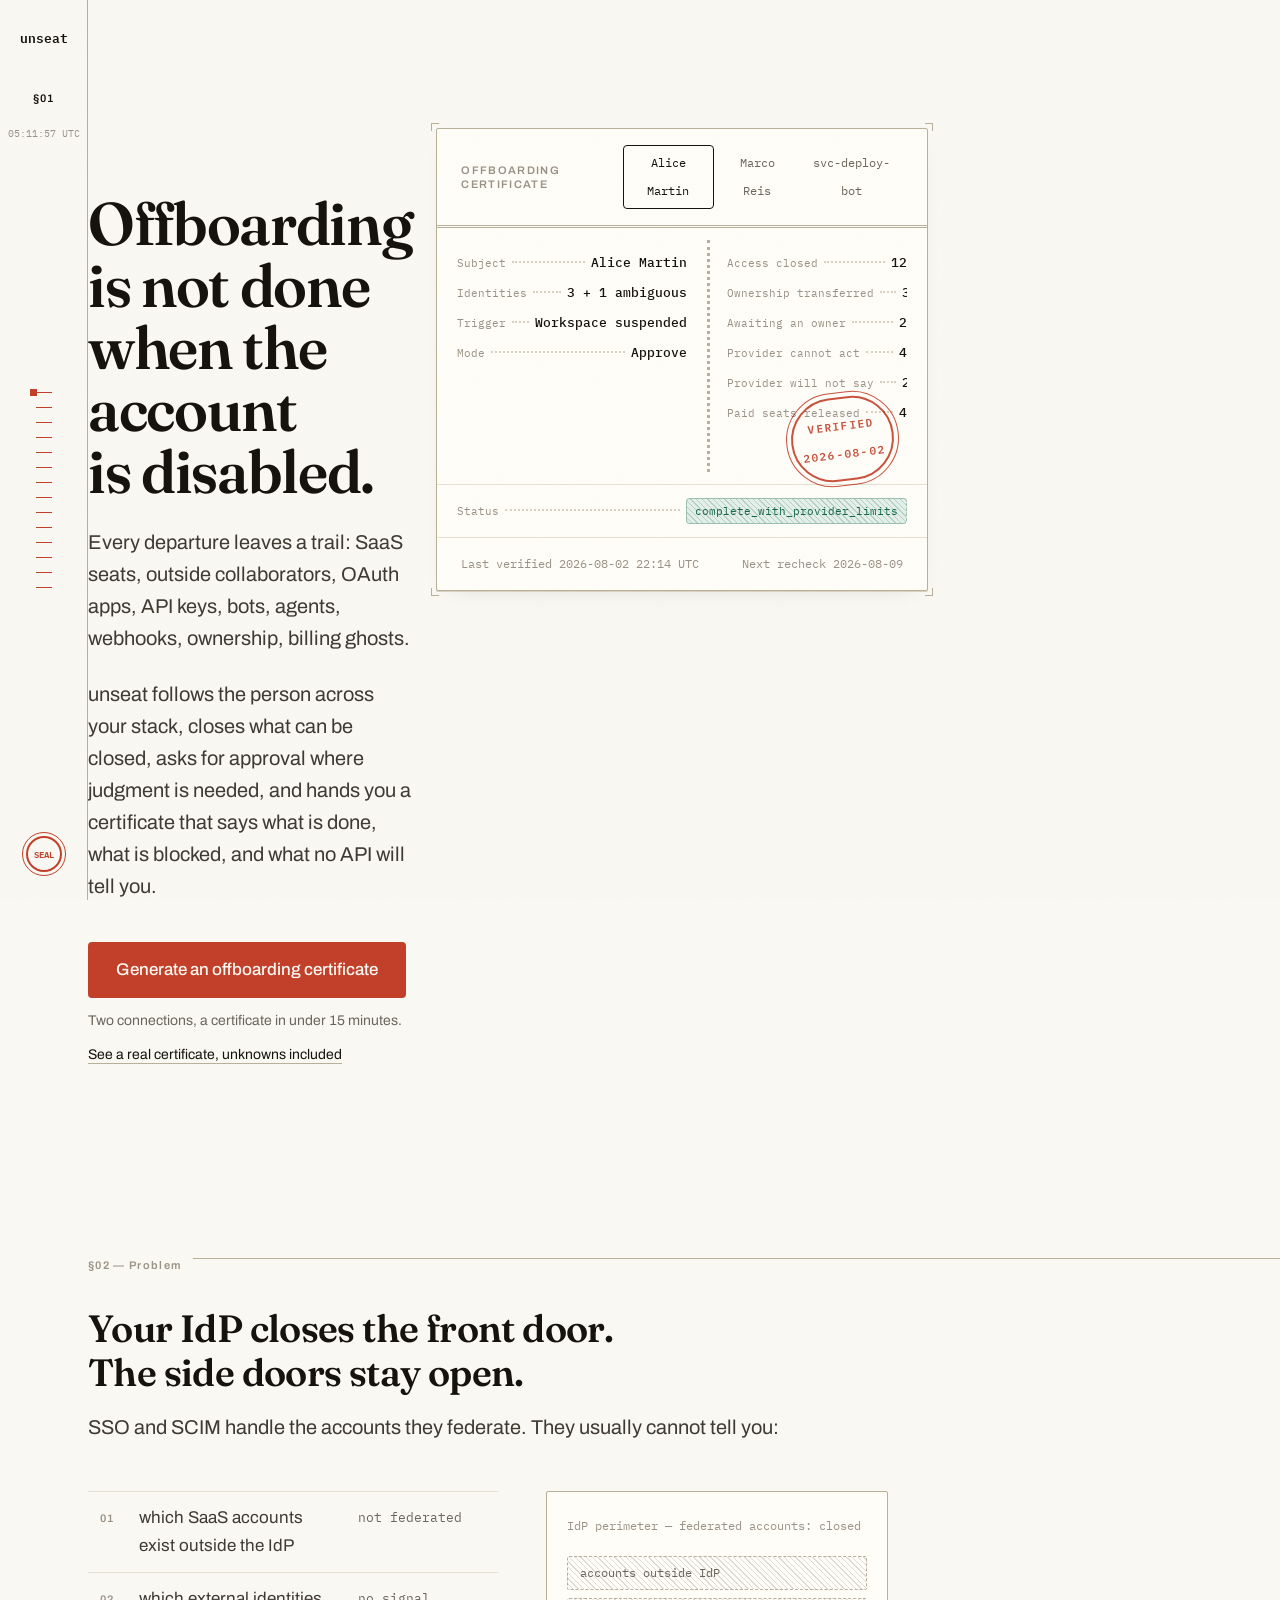
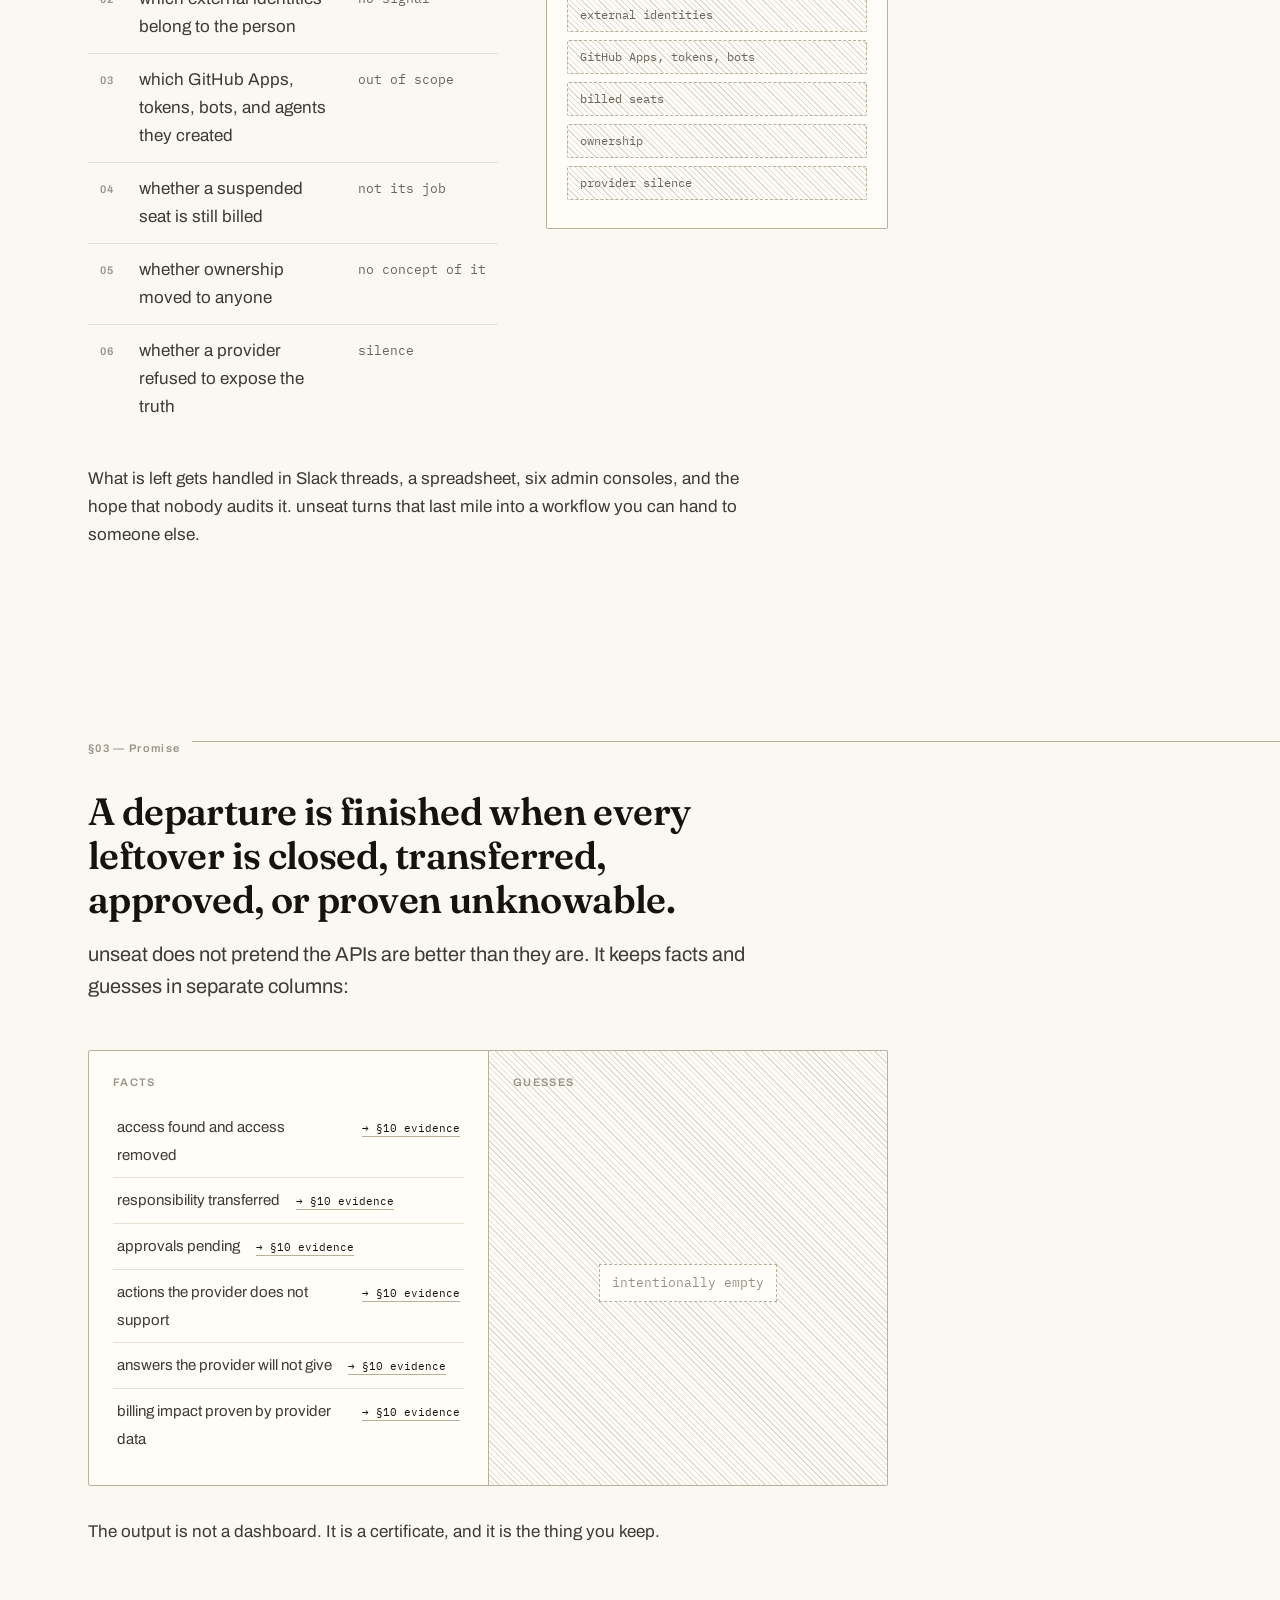
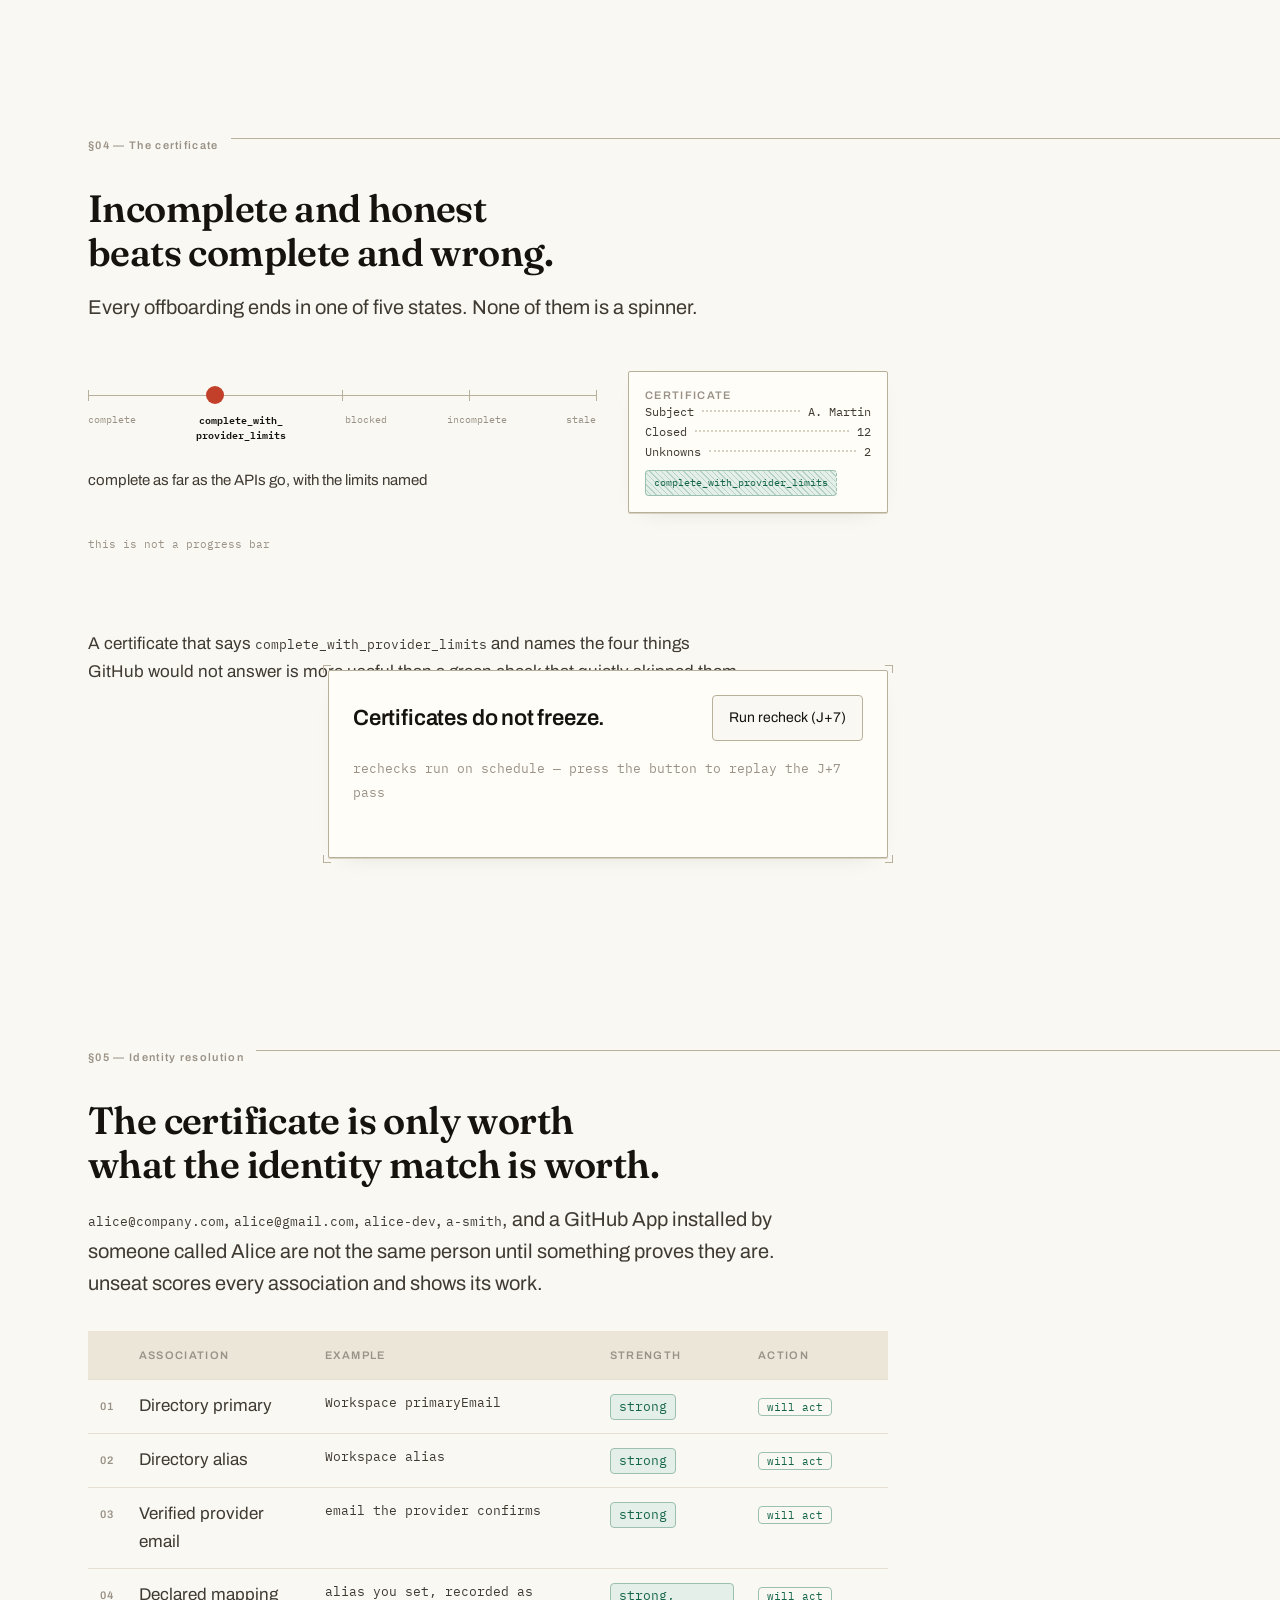
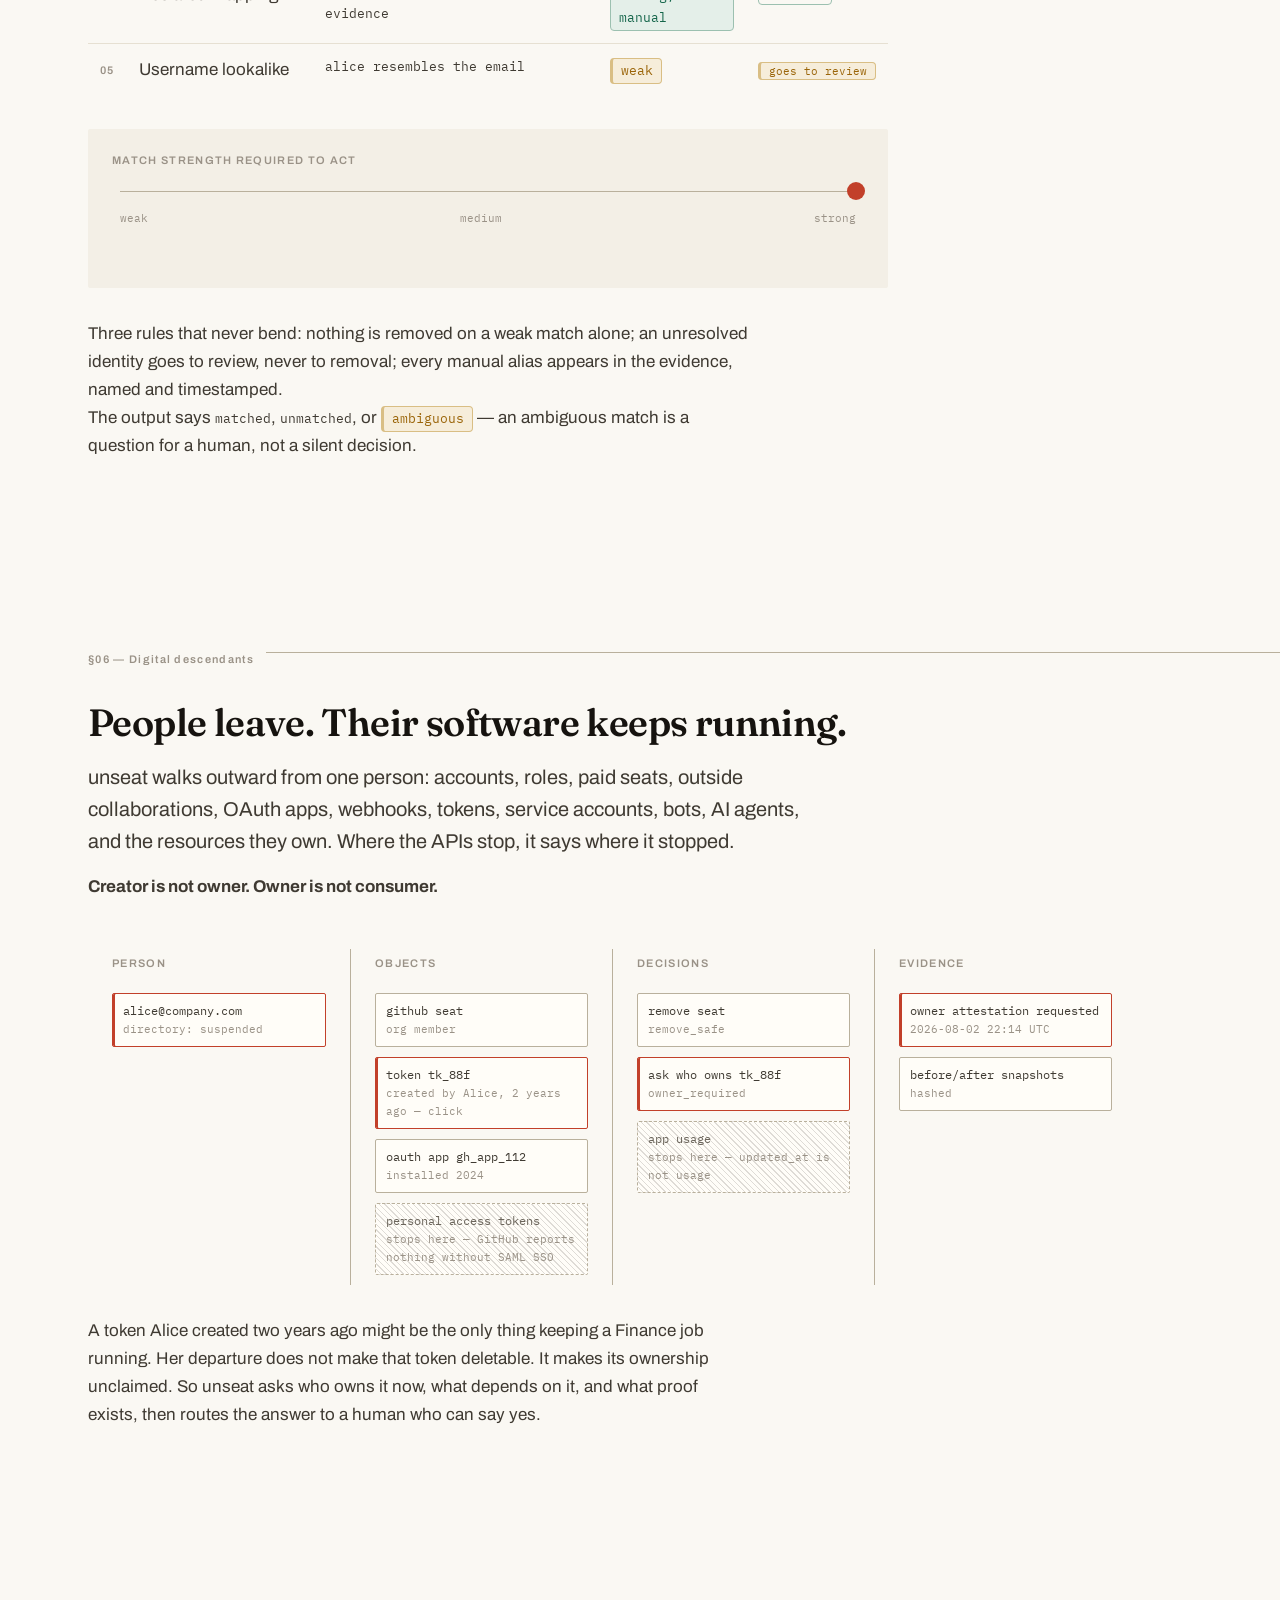
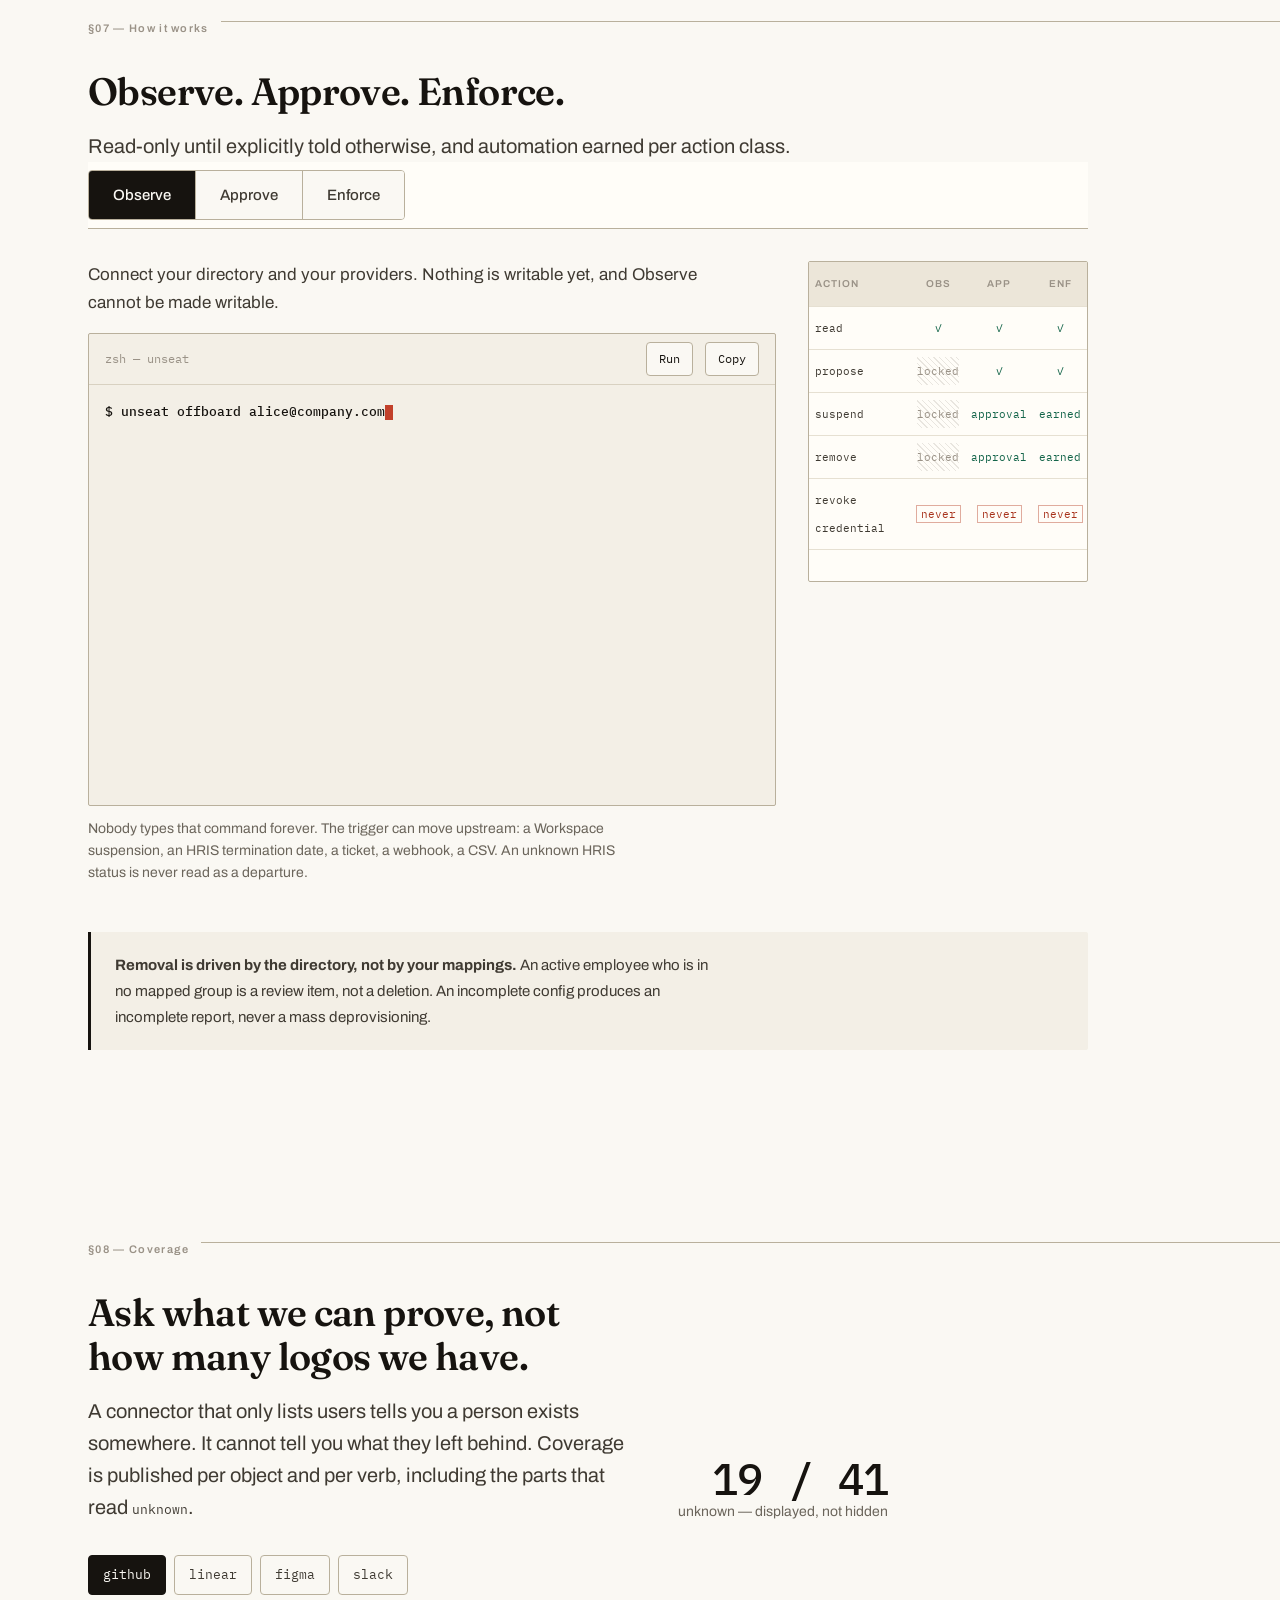
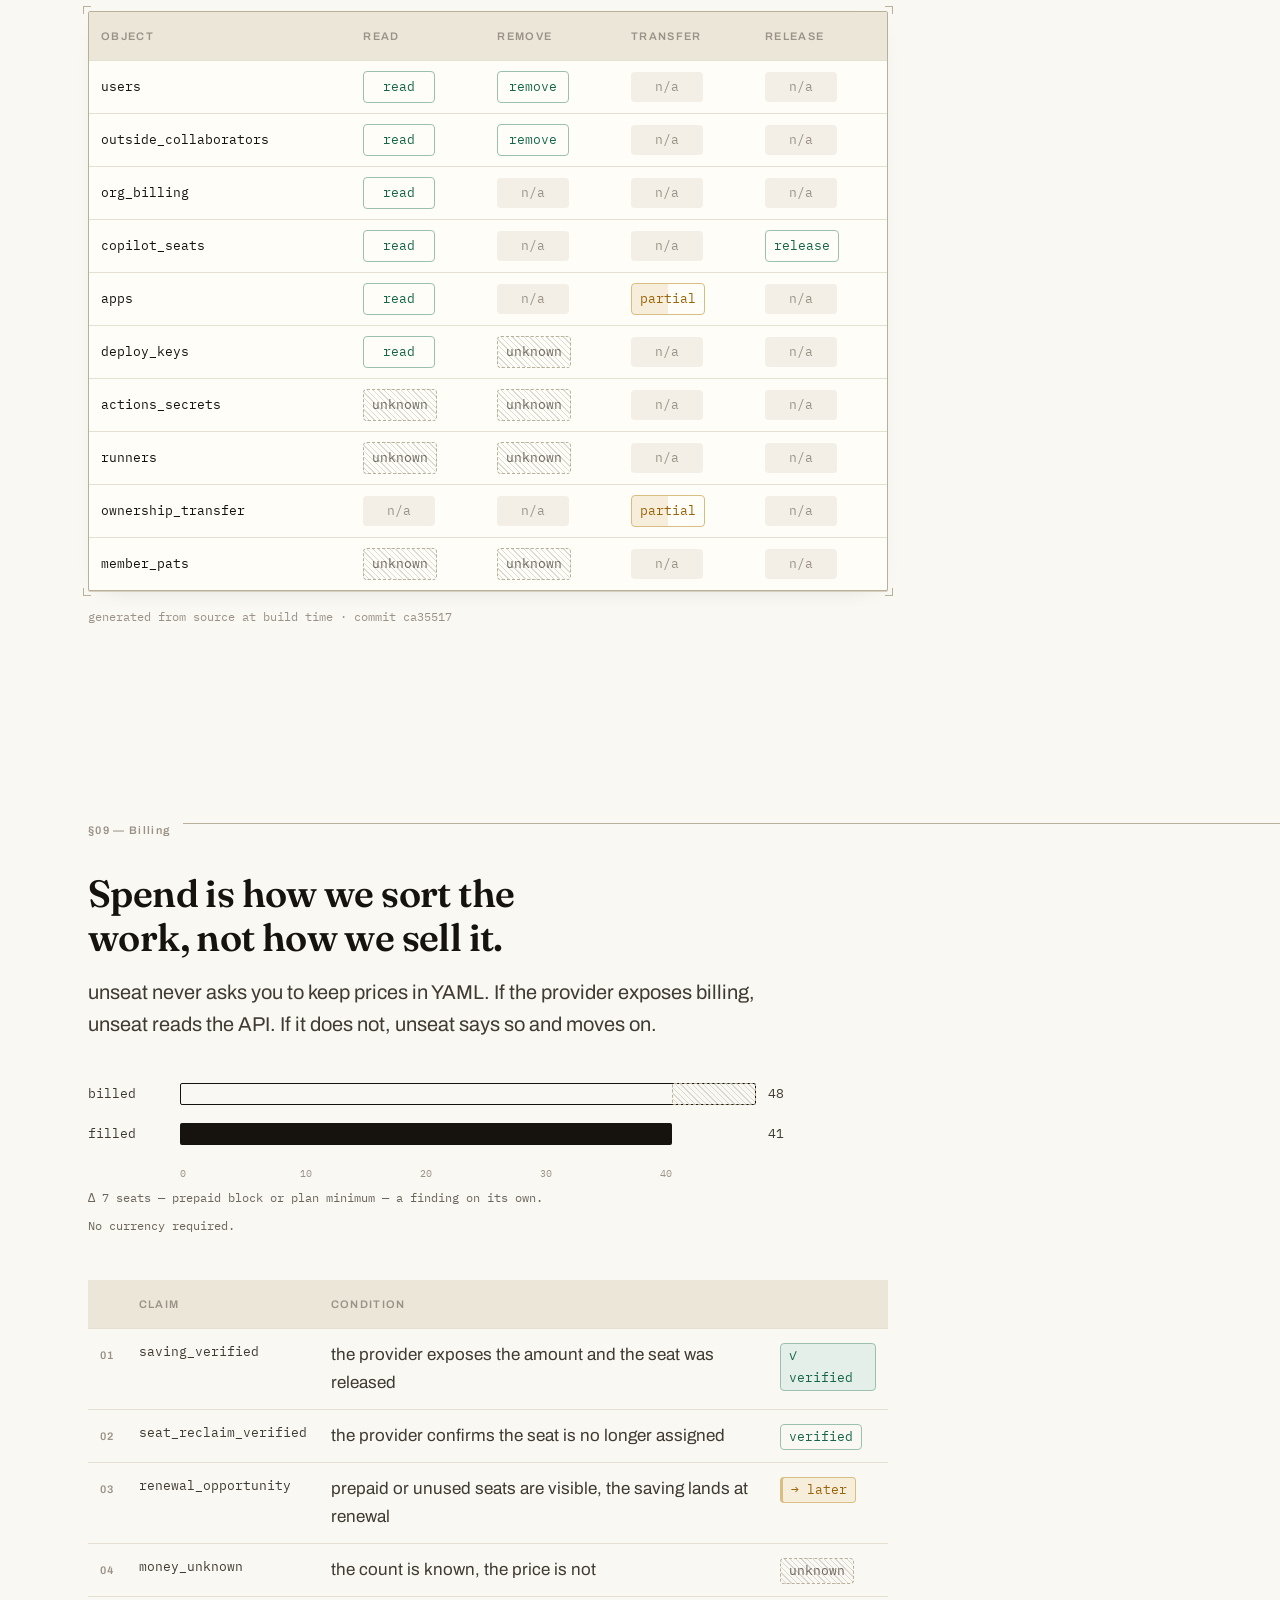
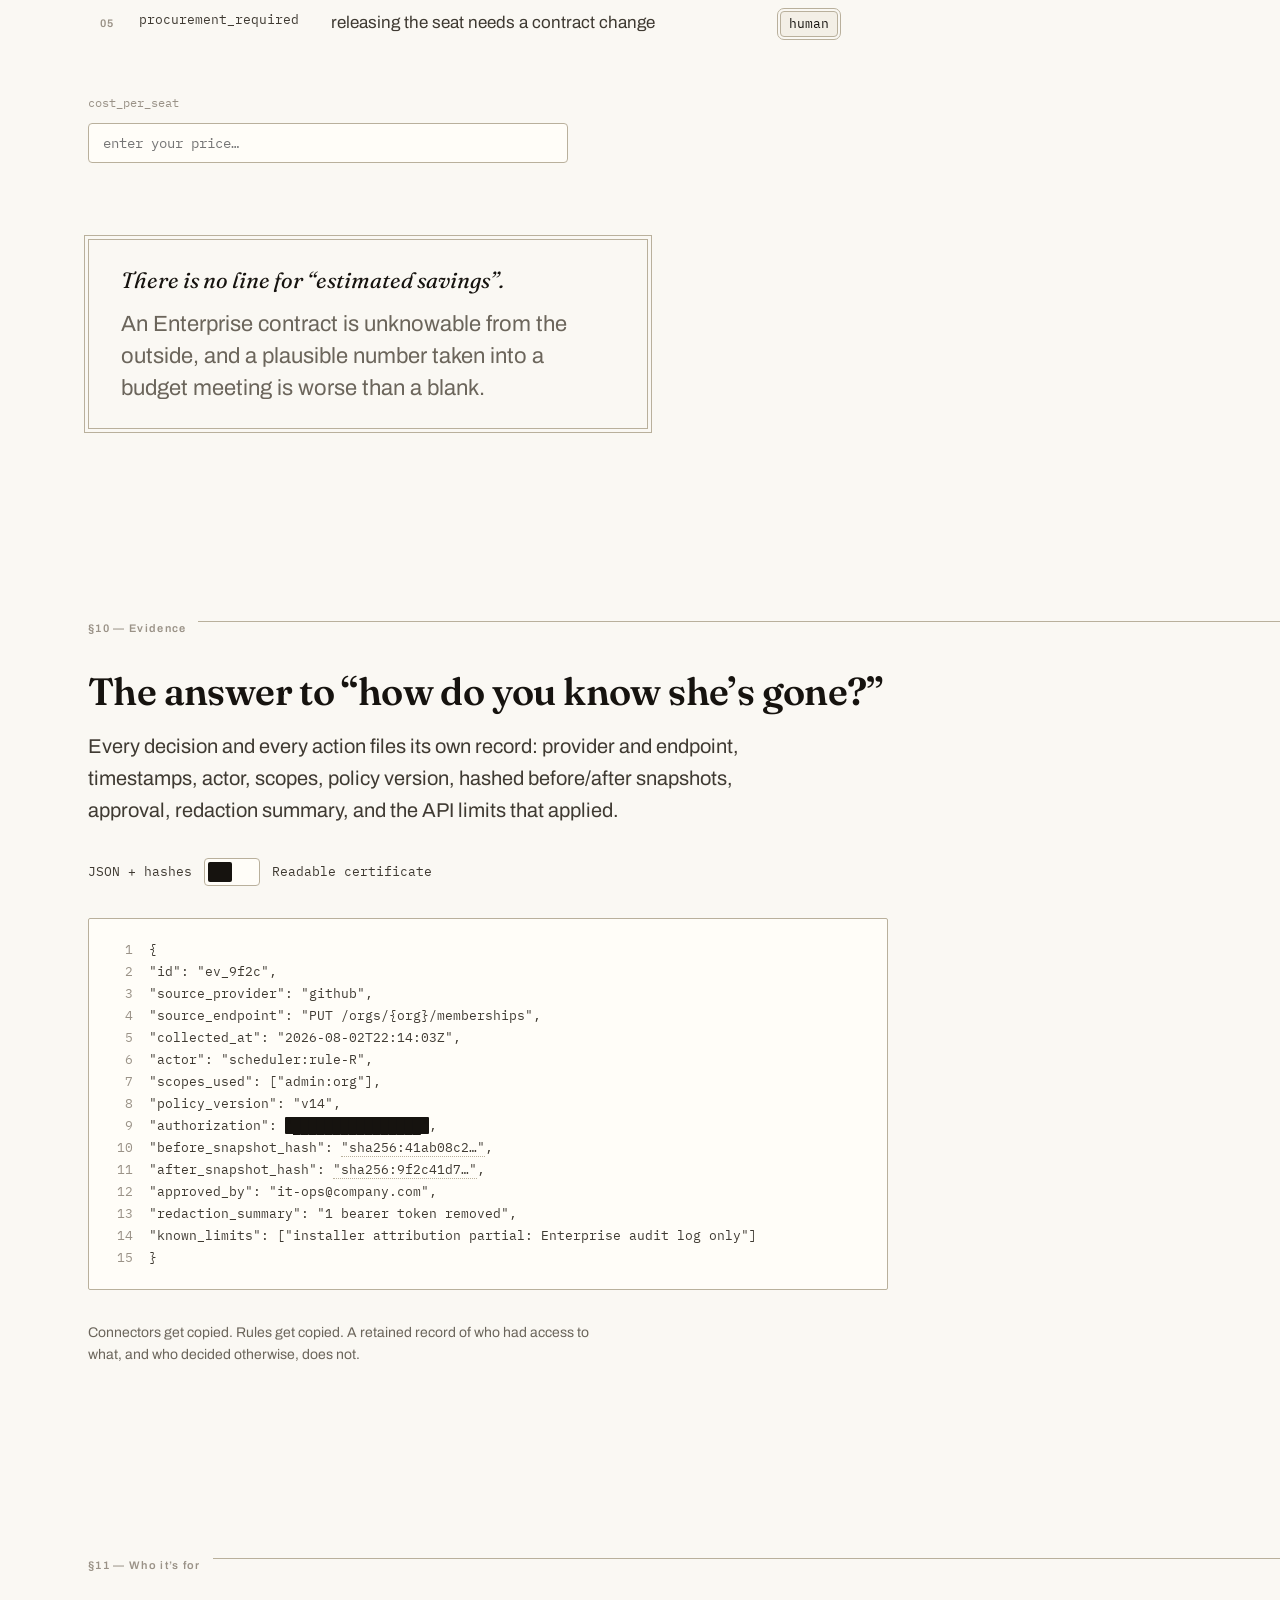
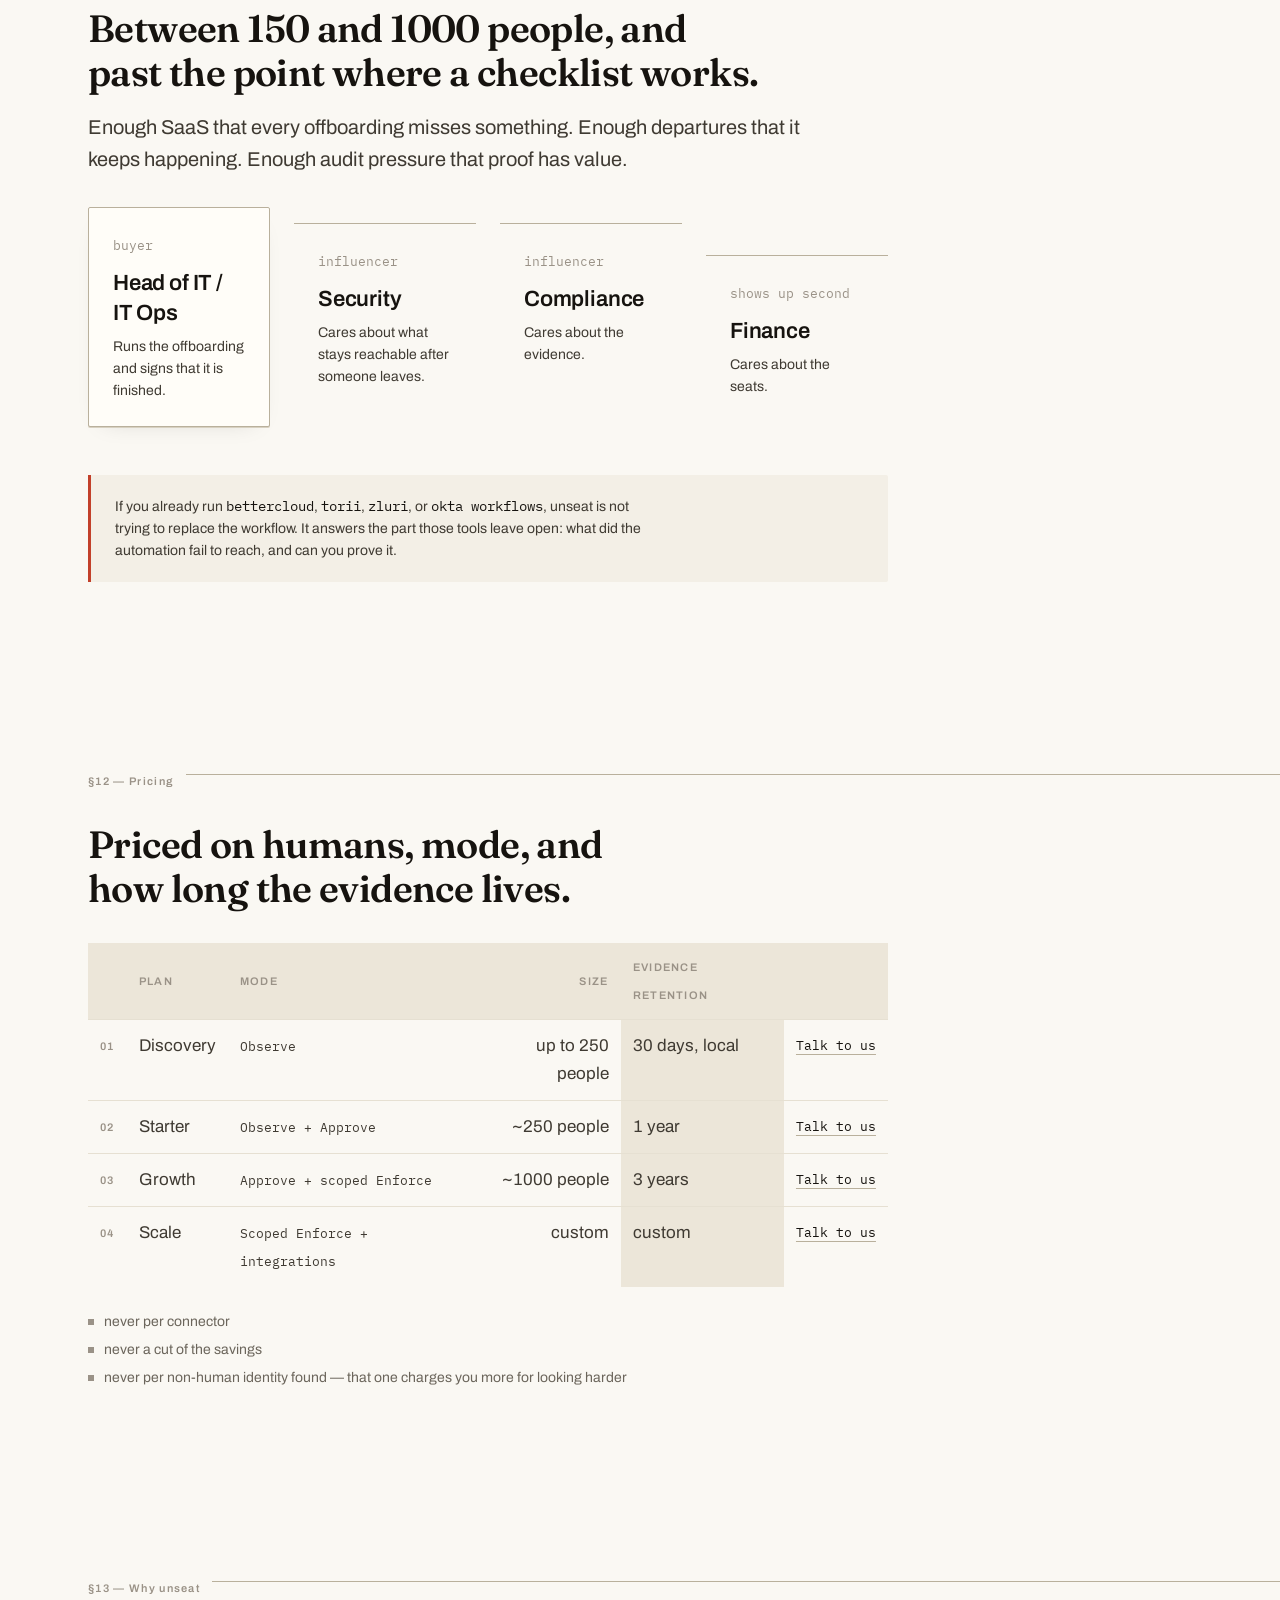
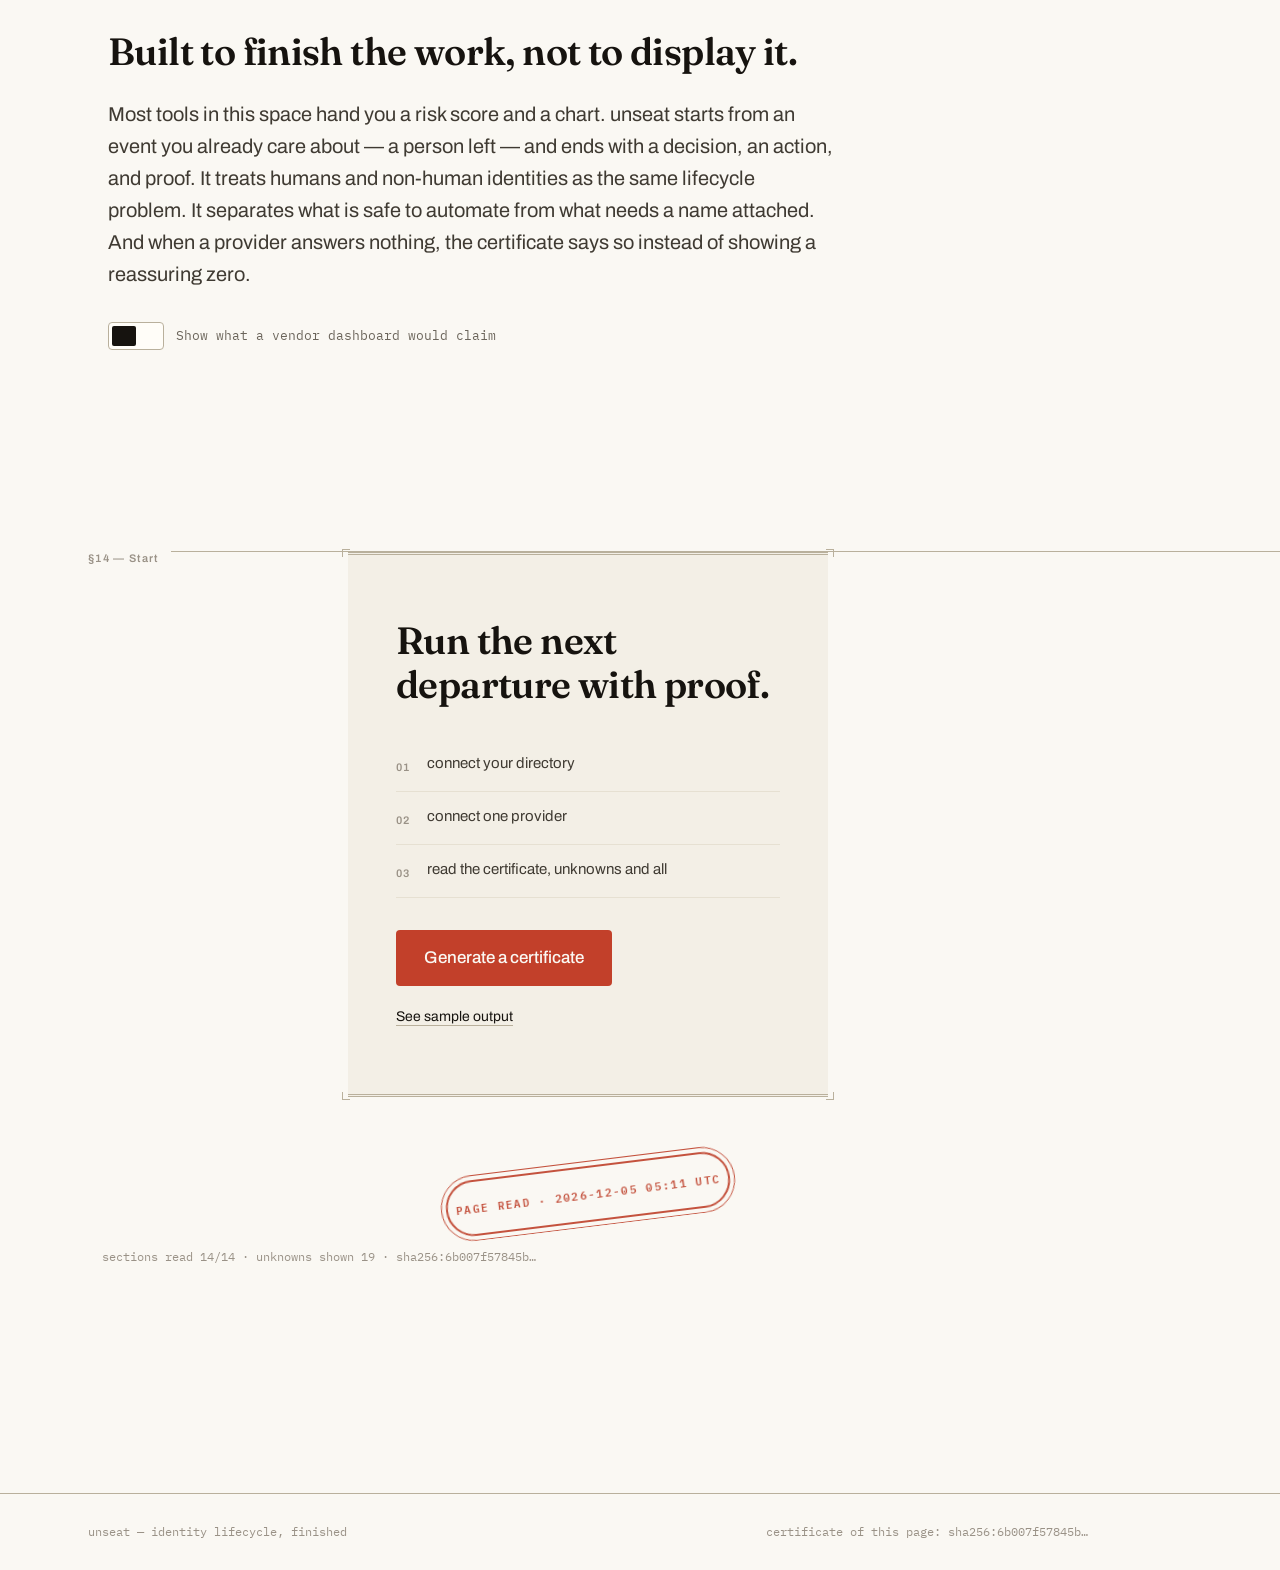
<file: docs/product/landing/index.html>
<!DOCTYPE html>
<html lang="en">
<head>
<meta charset="UTF-8">
<meta name="viewport" content="width=device-width, initial-scale=1.0">
<title>unseat — Offboarding is not done when the account is disabled.</title>
<meta name="description" content="unseat follows the person across your stack, closes what can be closed, and hands you a certificate that says what is done, what is blocked, and what no API will tell you.">
<link rel="preconnect" href="https://fonts.googleapis.com">
<link rel="preconnect" href="https://fonts.gstatic.com" crossorigin>
<link href="https://fonts.googleapis.com/css2?family=Fraunces:opsz,wght@9..144,400;9..144,600&family=Archivo:wght@400;500;600&family=IBM+Plex+Mono:wght@400;500;600&display=swap" rel="stylesheet">
<style>
/* ============ TOKENS ============ */
:root{
  --paper:#FAF8F3; --paper-sunk:#F3EFE6; --paper-raised:#FFFDF8; --paper-edge:#ECE6D9;
  --ink:#16130F; --ink-2:#3F3A32; --ink-3:#6B655B; --ink-4:#9A9287;
  --rule:#D8D1C1; --rule-strong:#B9B09C; --rule-hair:#E6E0D2;
  --seal:#C2402A; --seal-deep:#9B3220; --seal-wash:#F8EAE6;
  --st-complete:#14654A; --st-complete-bg:#E4EFE9; --st-complete-br:#9CC0B0;
  --st-limits:#14654A;   --st-limits-bg:#E4EFE9;   --st-limits-br:#9CC0B0;
  --st-blocked:#9A6408;  --st-blocked-bg:#F6EDDA;  --st-blocked-br:#D9BE84;
  --st-incomplete:#A8331C; --st-incomplete-bg:#F8E7E2; --st-incomplete-br:#E0AC9E;
  --st-stale:#4E5A66;    --st-stale-bg:#E9ECEF;    --st-stale-br:#B3BCC5;
  --hatch:repeating-linear-gradient(45deg,transparent 0 3px,color-mix(in srgb,currentColor 22%,transparent) 3px 4px);
  --ease:cubic-bezier(0.2,0.7,0.2,1); --dur:220ms; --dur-l:420ms;
  --shadow:0 1px 0 var(--rule),0 8px 24px -16px rgba(22,19,15,.18);
  --page-max:1320px; --rail-w:88px; --margin-w:200px;
  --f-display:"Fraunces",Georgia,serif;
  --f-text:"Archivo","Helvetica Neue",sans-serif;
  --f-mono:"IBM Plex Mono","Courier New",monospace;
}
/* ============ BASE ============ */
*,*::before,*::after{box-sizing:border-box;margin:0;padding:0}
html{scroll-behavior:smooth}
body{
  background:var(--paper); color:var(--ink-2);
  font-family:var(--f-text); font-size:17px; line-height:28px;
  -webkit-font-smoothing:antialiased; font-variant-numeric:tabular-nums;
}
body::after{
  content:""; position:fixed; inset:0; z-index:9999; pointer-events:none;
  background-image:url('data:image/svg+xml,<svg xmlns="http://www.w3.org/2000/svg" width="120" height="120"><filter id="n"><feTurbulence type="fractalNoise" baseFrequency="0.9" numOctaves="3"/></filter><rect width="100%25" height="100%25" filter="url(%23n)"/></svg>');
  opacity:.025; mix-blend-mode:multiply;
}
h1,h2{font-family:var(--f-display);font-weight:600;color:var(--ink);text-wrap:balance}
h1{font-size:60px;line-height:62px;letter-spacing:-0.022em}
h2{font-size:38px;line-height:44px;letter-spacing:-0.016em}
h3{font-family:var(--f-text);font-weight:600;font-size:22px;line-height:30px;letter-spacing:-0.008em;color:var(--ink)}
p{max-width:66ch}
.lead{font-size:20px;line-height:32px;text-wrap:pretty}
.small{font-size:14px;line-height:22px}
.label{font-family:var(--f-text);font-weight:600;font-size:11px;line-height:14px;letter-spacing:0.12em;text-transform:uppercase;color:var(--ink-4)}
.mono{font-family:var(--f-mono);font-size:15px;line-height:26px}
.mono-sm{font-family:var(--f-mono);font-size:13px;line-height:22px}
.stat{font-family:var(--f-mono);font-weight:500;font-size:44px;line-height:44px;letter-spacing:-0.02em}
a{color:var(--ink);text-decoration:underline;text-decoration-color:var(--rule-strong);text-decoration-thickness:1px;text-underline-offset:4px;transition:text-decoration-thickness 120ms var(--ease)}
a:hover{text-decoration-thickness:2px}
:focus-visible{outline:2px solid var(--seal);outline-offset:3px}
button{font:inherit;cursor:pointer;background:none;border:none;color:inherit}
/* ============ LAYOUT ============ */
.page{max-width:var(--page-max);margin:0 auto;padding-left:var(--rail-w)}
.section{position:relative;padding:96px 0}
.section-rule{position:relative;border-top:1px solid var(--rule-strong)}
.folio-tag{
  position:absolute;top:-8px;left:0;background:var(--paper);padding-right:12px;
  font-family:var(--f-text);font-weight:600;font-size:11px;letter-spacing:.12em;color:var(--ink-4);
}
.content{width:min(1000px,100%);padding-right:var(--margin-w);position:relative}
.content--full{padding-right:0}
/* margin annotation */
.margin-note{
  position:absolute;right:0;top:0;width:calc(var(--margin-w) - 24px);
  font-size:14px;line-height:22px;color:var(--ink-3);
  border-left:2px solid var(--seal);padding-left:12px;
  opacity:0;transition:opacity 120ms var(--ease);pointer-events:none;
}
.margin-note.visible{opacity:1}
.margin-note .mono-sm{color:var(--ink-3);word-break:break-all}
/* ============ RAIL ============ */
.rail{
  position:fixed;top:0;left:max(0px,calc((100vw - var(--page-max))/2));bottom:0;width:var(--rail-w);
  border-right:1px solid var(--rule-strong);z-index:100;background:var(--paper);
  display:flex;flex-direction:column;align-items:center;padding:24px 0;
}
.rail::before{content:"";position:absolute;top:0;right:-1px;width:1px;height:100%;background:var(--rule-strong);transform-origin:top;animation:drawY 260ms var(--ease)}
.rail-brand{font-family:var(--f-mono);font-weight:600;font-size:13px;color:var(--ink);writing-mode:horizontal-tb}
.rail-folio{margin-top:32px;font-family:var(--f-text);font-weight:600;font-size:11px;letter-spacing:.12em;color:var(--ink)}
.rail-clock{margin-top:8px;font-family:var(--f-mono);font-size:10px;color:var(--ink-4);white-space:nowrap}
.rail-ticks{flex:1;display:flex;flex-direction:column;justify-content:center;gap:14px;margin:24px 0}
.rail-tick{width:12px;height:1px;background:var(--rule-strong);position:relative;transition:background 120ms var(--ease)}
.rail-tick.read{background:var(--seal);width:16px}
.rail-tick.active::after{content:"";position:absolute;left:-6px;top:-3px;width:7px;height:7px;background:var(--seal)}
.rail-seal{
  width:44px;height:44px;border-radius:9999px;border:1px solid var(--rule-strong);
  display:flex;align-items:center;justify-content:center;
  font-family:var(--f-mono);font-weight:600;font-size:9px;color:var(--ink-4);
  position:relative;transition:all var(--dur) var(--ease);
}
.rail-seal::before{content:"";position:absolute;inset:3px;border-radius:9999px;border:2px solid var(--rule-strong);transition:border-color var(--dur) var(--ease)}
.rail-seal.stale{color:var(--st-stale)}
.rail-seal.stale::before{border-color:var(--st-stale)}
.rail-seal.filled{color:var(--seal);border-color:var(--seal)}
.rail-seal.filled::before{border-color:var(--seal)}
/* rail collapsed to top band under 1200 */
@media (max-width:1199px){
  .rail{position:sticky;top:0;left:0;width:100%;height:36px;flex-direction:row;padding:0 16px;gap:16px;border-right:none;border-bottom:1px solid var(--rule-strong)}
  .rail::before{display:none}
  .rail-ticks{flex-direction:row;margin:0;flex:1;justify-content:flex-start;gap:8px}
  .rail-tick{width:8px}
  .rail-folio{margin-top:0}
  .rail-clock{margin-top:0}
  .rail-seal{width:24px;height:24px;font-size:6px}
  .page{padding:0 24px}
  .content{padding-right:0}
  .margin-note{position:static;width:100%;margin-top:8px}
}
/* ============ SHARED MOTIFS ============ */
.doc-card{
  background:var(--paper-raised);border:1px solid var(--rule-strong);border-radius:2px;
  box-shadow:var(--shadow);position:relative;
}
.crop{position:relative}
.crop::before,.crop::after,
.crop .crop-b::before,.crop .crop-b::after{
  content:"";position:absolute;width:8px;height:8px;border:0 solid var(--rule-strong);
}
.crop::before{top:-6px;left:-6px;border-top-width:1px;border-left-width:1px}
.crop::after{top:-6px;right:-6px;border-top-width:1px;border-right-width:1px}
.crop .crop-b::before{bottom:-6px;left:-6px;border-bottom-width:1px;border-left-width:1px}
.crop .crop-b::after{bottom:-6px;right:-6px;border-bottom-width:1px;border-right-width:1px}
.dotline{display:flex;align-items:baseline;gap:8px}
.dotline .dots{flex:1;border-bottom:2px dotted var(--rule);transform:translateY(-4px)}
.stamp{
  display:inline-flex;align-items:center;justify-content:center;text-align:center;
  border:1px solid var(--seal);border-radius:9999px;position:relative;
  font-family:var(--f-mono);font-weight:600;font-size:11px;letter-spacing:.12em;text-transform:uppercase;
  color:var(--seal);opacity:.9;mix-blend-mode:multiply;transform:rotate(-7deg);
  padding:18px 14px;
}
.stamp::before{content:"";position:absolute;inset:4px;border-radius:9999px;border:2px solid var(--seal)}
.redact{background:var(--ink);color:var(--ink);border-radius:1px;cursor:help;position:relative}
.redact:hover::after{
  content:attr(data-redaction);position:absolute;left:0;bottom:calc(100% + 6px);z-index:10;
  background:var(--paper-raised);color:var(--ink-3);border:1px solid var(--rule-strong);
  padding:4px 8px;font-family:var(--f-mono);font-size:11px;line-height:16px;white-space:nowrap;border-radius:2px;
}
.hatched{color:var(--ink-3);background-image:var(--hatch)}
/* status chips: color AND shape */
.st{display:inline-flex;align-items:center;gap:6px;font-family:var(--f-mono);font-size:13px;line-height:22px;padding:1px 8px;border-radius:4px}
.st--complete{color:var(--st-complete);background:var(--st-complete-bg);border:1px solid var(--st-complete-br)}
.st--limits{color:var(--st-limits);background-color:var(--st-limits-bg);background-image:var(--hatch);border:1px solid var(--st-limits-br);border-right-style:dashed}
.st--blocked{color:var(--st-blocked);background:var(--st-blocked-bg);border:1px solid var(--st-blocked-br);border-left-width:3px}
.st--incomplete{color:var(--st-incomplete);background:var(--st-incomplete-bg);border:1px solid var(--st-incomplete-br);outline:1px solid var(--st-incomplete-br);outline-offset:2px}
.st--stale{color:var(--st-stale);background:var(--st-stale-bg);border:1px dashed var(--st-stale-br)}
.st--stale::after{content:"↻"}
/* buttons */
.btn{
  display:inline-block;background:var(--seal);color:var(--paper);border-radius:4px;
  padding:14px 28px;font-weight:500;font-size:17px;text-decoration:none;
  transition:all 120ms var(--ease);
}
.btn:hover{background:var(--seal-deep);transform:translateY(-1px);box-shadow:0 3px 0 var(--seal-deep)}
.btn:active{transform:translateY(1px);box-shadow:none}
.btn-ghost{
  background:var(--paper);color:var(--ink);border:1px solid var(--rule-strong);border-radius:4px;
  padding:8px 16px;font-size:14px;transition:border-color 120ms var(--ease);
}
.btn-ghost:hover{border-color:var(--ink)}
/* registry tables */
table.registry{width:100%;border-collapse:collapse}
table.registry th{
  font-family:var(--f-text);font-weight:600;font-size:11px;letter-spacing:.12em;text-transform:uppercase;
  color:var(--ink-4);text-align:left;padding:10px 12px;background:var(--paper-edge);
}
table.registry td{padding:12px;border-top:1px solid var(--rule-hair);vertical-align:top}
table.registry .idx{font-family:var(--f-text);font-weight:600;font-size:11px;letter-spacing:.12em;color:var(--ink-4);width:28px}
/* reveal */
.reveal{opacity:0;transform:translateY(8px);transition:opacity var(--dur-l) var(--ease),transform var(--dur-l) var(--ease)}
.reveal.in{opacity:1;transform:none}
@keyframes drawY{from{transform:scaleY(0)}to{transform:scaleY(1)}}
@keyframes drawX{from{transform:scaleX(0)}to{transform:scaleX(1)}}
@keyframes lineIn{from{opacity:0;transform:translateY(6px)}to{opacity:1;transform:none}}
@keyframes stampIn{from{opacity:0;transform:rotate(-7deg) scale(1.06)}to{opacity:.9;transform:rotate(-7deg) scale(1)}}
@keyframes hatchShift{from{background-position:0 0}to{background-position:4px 4px}}
.st--limits:hover,.cell-unknown:hover{animation:hatchShift 800ms linear infinite}
@media (prefers-reduced-motion:reduce){
  *,*::before,*::after{animation:none!important;transition:none!important}
  .reveal{opacity:1;transform:none}
  html{scroll-behavior:auto}
}
/* ============ §01 HERO ============ */
.hero{display:grid;grid-template-columns:5fr 7fr;gap:24px;align-items:start;padding-top:64px}
.hero-left{padding-top:32px}
.hero-left .lead{margin-top:24px}
.hero-ctas{margin-top:40px;display:flex;flex-direction:column;gap:12px;align-items:flex-start}
.hero-ctas .sub{color:var(--ink-3)}
.cert{margin-top:-32px;margin-right:-40px;z-index:5}
.cert-head{padding:16px 24px;border-bottom:3px double var(--rule-strong);display:flex;justify-content:space-between;align-items:center}
.cert-tabs{display:flex;gap:4px}
.cert-tab{font-family:var(--f-mono);font-size:12px;padding:3px 10px;border:1px solid transparent;border-radius:4px;color:var(--ink-3)}
.cert-tab:hover{border-color:var(--rule)}
.cert-tab[aria-selected="true"]{border-color:var(--ink);color:var(--ink)}
.cert-body{display:grid;grid-template-columns:11fr 9fr;position:relative}
.cert-body::before{content:"";position:absolute;left:55%;top:12px;bottom:12px;border-left:3px dotted var(--rule-strong)}
.cert-col{padding:20px 20px 56px;font-family:var(--f-mono);font-size:13px;line-height:26px;min-width:0}
.cert-statusline{padding:10px 20px;border-top:1px solid var(--rule-hair);font-family:var(--f-mono);font-size:13px}
.cert-line{display:flex;align-items:baseline;gap:6px;padding:2px 4px;margin:0 -4px;cursor:default}
.cert-line:hover{background:var(--paper-sunk);box-shadow:inset 2px 0 0 var(--seal)}
.cert-line .k{color:var(--ink-4);font-size:11px;white-space:nowrap}
.cert-line .st{font-size:11px;white-space:nowrap}
.cert-line .v{color:var(--ink);font-weight:500;white-space:nowrap}
.cert-line .dots{flex:1;border-bottom:2px dotted var(--rule);transform:translateY(-4px);min-width:16px}
.cert-line.line-in{animation:lineIn var(--dur) var(--ease) backwards}
.cert-foot{padding:12px 24px;border-top:1px solid var(--rule-hair);display:flex;justify-content:space-between;align-items:center;font-family:var(--f-mono);font-size:12px;color:var(--ink-4)}
.cert .stamp{position:absolute;right:28px;bottom:104px;animation:stampIn 180ms var(--ease) 1180ms backwards}
.cert-line .v{overflow:hidden;text-overflow:ellipsis}
/* ============ §02 PROBLEM ============ */
.problem-grid{display:grid;grid-template-columns:6fr 5fr;gap:48px;margin-top:48px;align-items:start}
.doorway{border:1px solid var(--rule-strong);border-radius:2px;padding:20px;position:relative;background:var(--paper-raised)}
.doorway-title{font-family:var(--f-mono);font-size:12px;color:var(--ink-4);margin-bottom:16px}
.door{height:34px;margin:8px 0;display:flex;align-items:center;padding:0 12px;font-family:var(--f-mono);font-size:12px;color:var(--ink-3);background-image:var(--hatch);border:1px dashed var(--rule-strong);border-radius:2px;transition:all 120ms var(--ease)}
.door.lit{color:var(--seal);border-color:var(--seal);background-color:var(--seal-wash)}
.problem-row{cursor:default}
.problem-row:hover{background:var(--paper-sunk)}
.problem-row .idp-says{font-family:var(--f-mono);font-size:13px;color:var(--ink-3);white-space:nowrap}
/* ============ §03 PROMISE ============ */
.facts-guesses{display:grid;grid-template-columns:1fr 1fr;margin-top:48px;border:1px solid var(--rule-strong);border-radius:2px;background:var(--paper-raised)}
.fg-col{padding:24px}
.fg-col+.fg-col{border-left:1px solid var(--rule-strong)}
.fg-col.guesses{background-image:var(--hatch);color:var(--ink-3);display:flex;flex-direction:column}
.fg-col.guesses .empty-note{margin:auto;font-family:var(--f-mono);font-size:13px;color:var(--ink-4);background:var(--paper-raised);padding:4px 12px;border:1px dashed var(--rule-strong)}
.fact-line{display:flex;align-items:baseline;gap:8px;padding:8px 4px;border-bottom:1px solid var(--rule-hair);font-size:15px}
.fact-line:last-child{border-bottom:none}
.fact-line .ev-link{font-family:var(--f-mono);font-size:11px;white-space:nowrap}
/* ============ §04 SCALE + RECHECK ============ */
.scale-wrap{margin-top:48px;display:grid;grid-template-columns:1fr 260px;gap:32px;align-items:start}
.scale{position:relative;padding:24px 0 40px}
.scale-rail{height:1px;background:var(--rule-strong);position:relative}
.scale-notch{position:absolute;top:-5px;width:1px;height:11px;background:var(--rule-strong)}
.scale-handle{
  position:absolute;top:-9px;width:18px;height:18px;background:var(--seal);border-radius:9999px;
  cursor:grab;transform:translateX(-50%);transition:left var(--dur) var(--ease);
}
.scale-handle:active{cursor:grabbing}
.scale-labels{display:flex;justify-content:space-between;margin-top:16px}
.scale-label{font-family:var(--f-mono);font-size:10px;line-height:15px;color:var(--ink-4);cursor:pointer;max-width:24%;text-align:center}
.scale-label.on{color:var(--ink);font-weight:600}
.scale-def{margin-top:24px;min-height:56px;font-size:15px;color:var(--ink-2)}
.scale-note{margin-top:8px;font-family:var(--f-mono);font-size:11px;color:var(--ink-4)}
.mini-cert{padding:16px;font-family:var(--f-mono);font-size:12px;line-height:20px;overflow:hidden}
.mini-cert .mc-status{margin-top:8px}
.mini-cert .st{font-size:10px;white-space:normal;overflow-wrap:anywhere}
.recheck{margin-top:-16px;margin-left:auto;width:70%;padding:24px;z-index:4}
.recheck-lines{font-family:var(--f-mono);font-size:13px;line-height:24px;min-height:76px;margin-top:16px}
.recheck-lines .ok{color:var(--st-complete)}
.recheck-lines .warn{color:var(--st-stale)}
.recheck-line{animation:lineIn var(--dur) var(--ease) backwards}
/* ============ §05 IDENTITY ============ */
.threshold{margin-top:32px;padding:24px;background:var(--paper-sunk);border-radius:2px;position:relative}
.threshold-rail{height:1px;background:var(--rule-strong);position:relative;margin:24px 8px 8px}
.threshold-handle{position:absolute;top:-9px;width:18px;height:18px;background:var(--seal);border-radius:9999px;cursor:grab;transform:translateX(-50%);transition:left 150ms var(--ease)}
.threshold-labels{display:flex;justify-content:space-between;font-family:var(--f-mono);font-size:11px;color:var(--ink-4);margin-top:12px;padding:0 8px}
.policy-stamp{position:absolute;right:24px;top:-24px;opacity:0;transition:opacity var(--dur) var(--ease);pointer-events:none}
.policy-stamp.show{opacity:.9}
.policy-msg{margin-top:12px;font-family:var(--f-mono);font-size:12px;color:var(--seal);min-height:20px}
.act-badge{font-family:var(--f-mono);font-size:11px;padding:1px 8px;border-radius:4px;white-space:nowrap}
.act-badge.review{color:var(--st-blocked);background:var(--st-blocked-bg);border:1px solid var(--st-blocked-br);border-left-width:3px}
.act-badge.act{color:var(--st-complete);border:1px solid var(--st-complete-br)}
/* ============ §06 DESCENDANTS ============ */
.desc-diagram{margin:48px -48px 0 0;display:grid;grid-template-columns:repeat(4,1fr);gap:0;position:relative}
.desc-col{padding:0 24px;position:relative}
.desc-col+.desc-col{border-left:1px solid var(--rule-strong)}
.desc-col-title{font-family:var(--f-text);font-weight:600;font-size:11px;letter-spacing:.12em;text-transform:uppercase;color:var(--ink-4);margin-bottom:16px}
.desc-node{
  font-family:var(--f-mono);font-size:12px;line-height:18px;background:var(--paper-raised);
  border:1px solid var(--rule-strong);border-radius:2px;padding:8px 10px;margin-bottom:10px;
  cursor:default;transition:all 120ms var(--ease);
}
.desc-node .sub{color:var(--ink-4);font-size:11px}
.desc-node.clickable{cursor:pointer}
.desc-node.clickable:hover{border-color:var(--ink)}
.desc-node.lit{border-color:var(--seal);box-shadow:inset 2px 0 0 var(--seal)}
.desc-node.stops{background-image:var(--hatch);color:var(--ink-3);border-style:dashed}
.desc-node.stops .sub{color:var(--ink-4)}
.token-panel{margin-top:24px;padding:24px;max-width:560px;display:none}
.token-panel.open{display:block}
.token-actions{display:flex;gap:8px;margin-top:16px;flex-wrap:wrap}
.token-actions .refuse{
  background:var(--paper-sunk);color:var(--ink-4);border:1px solid var(--rule);border-radius:4px;
  padding:8px 16px;font-size:14px;cursor:not-allowed;position:relative;
}
.refuse-reason{margin-top:16px;font-family:var(--f-mono);font-size:12px;line-height:20px;color:var(--seal);border-left:2px solid var(--seal);padding-left:12px}
.refuse-deps{margin-top:8px;font-family:var(--f-mono);font-size:12px;color:var(--ink-3);min-height:20px}
/* ============ §07 MODES ============ */
.mode-band{position:sticky;top:0;z-index:50;background:var(--paper-raised);border-bottom:1px solid var(--rule-strong);padding:8px 0;margin-bottom:32px}
.mode-switch{display:inline-flex;border:1px solid var(--rule-strong);border-radius:4px;overflow:hidden}
.mode-btn{padding:10px 24px;font-weight:500;font-size:15px;border-right:1px solid var(--rule-strong);background:var(--paper);transition:all 120ms var(--ease)}
.mode-btn:last-child{border-right:none}
.mode-btn[aria-selected="true"]{background:var(--ink);color:var(--paper)}
.mode-layout{display:grid;grid-template-columns:1fr 280px;gap:32px;align-items:start}
.perm-matrix{position:sticky;top:72px;border:1px solid var(--rule-strong);border-radius:2px;background:var(--paper-raised);font-family:var(--f-mono);font-size:11px}
.perm-matrix table{width:100%;border-collapse:collapse}
.perm-matrix th{font-family:var(--f-text);font-weight:600;font-size:10px;letter-spacing:.1em;text-transform:uppercase;color:var(--ink-4);padding:8px 6px;background:var(--paper-edge);text-align:center}
.perm-matrix th:first-child{text-align:left}
.perm-matrix td{padding:7px 6px;border-top:1px solid var(--rule-hair);text-align:center}
.perm-matrix td:first-child{text-align:left;color:var(--ink-2)}
.perm-yes{color:var(--st-complete)}
.perm-no{display:inline-block;width:100%;color:var(--ink-4);background-image:var(--hatch);cursor:not-allowed}
.perm-never{color:var(--st-incomplete);outline:1px solid var(--st-incomplete-br);outline-offset:1px;padding:0 3px}
.perm-msg{padding:8px;font-size:10px;color:var(--seal);min-height:32px;border-top:1px solid var(--rule-hair)}
.mode-panel{display:none}
.mode-panel.on{display:block}
.terminal{border:1px solid var(--rule-strong);border-radius:2px;background:var(--paper-sunk);overflow:hidden}
.terminal-head{display:flex;justify-content:space-between;align-items:center;padding:8px 16px;border-bottom:1px solid var(--rule);font-family:var(--f-mono);font-size:12px;color:var(--ink-4)}
.terminal-body{padding:16px;font-family:var(--f-mono);font-size:13px;line-height:22px;height:420px;overflow-y:auto}
.terminal-body .cmd{color:var(--ink);font-weight:500}
.terminal-body .t-unknown{background-image:var(--hatch);color:var(--ink-3)}
.terminal-body .t-ok{color:var(--st-complete)}
.terminal-body .t-warn{color:var(--st-blocked)}
.cursor{display:inline-block;width:8px;height:15px;background:var(--seal);vertical-align:text-bottom;animation:blink 1s step-end infinite}
@keyframes blink{50%{opacity:0}}
.decision-card{padding:24px;max-width:640px}
.lifecycle{display:flex;align-items:center;gap:0;margin-top:20px;font-family:var(--f-mono);font-size:12px}
.lc-step{padding:4px 12px;border:1px solid var(--rule);color:var(--ink-4);border-radius:4px;white-space:nowrap}
.lc-step.done{border-color:var(--st-complete-br);background:var(--st-complete-bg);color:var(--st-complete)}
.lc-arrow{padding:0 8px;color:var(--ink-4)}
.approvals{margin-top:24px;display:flex;align-items:center;gap:12px}
.micro-stamps{display:flex;gap:4px}
.micro-stamp{width:14px;height:14px;border-radius:9999px;border:1px solid var(--seal);position:relative;opacity:.8}
.micro-stamp::before{content:"";position:absolute;inset:2px;border-radius:9999px;border:1px solid var(--seal)}
.yaml{border:1px solid var(--rule-strong);border-radius:2px;background:var(--paper-sunk);padding:20px 24px;font-family:var(--f-mono);font-size:14px;line-height:24px;color:var(--ink-3)}
.yaml .yk{color:var(--ink)}
.yaml .yv{color:var(--seal)}
.yaml .ynever{color:var(--st-incomplete);outline:1px solid var(--st-incomplete-br);outline-offset:1px;padding:0 3px}
.audit-note{margin-top:16px;background:var(--paper-sunk);padding:16px 20px;font-family:var(--f-mono);font-size:13px;line-height:22px;color:var(--ink-2);position:relative;border-radius:2px}
.invariant{margin-top:48px;background:var(--paper-sunk);border-left:3px solid var(--ink);padding:20px 24px;border-radius:0 2px 2px 0}
.invariant p{font-size:15px;line-height:26px}
/* ============ §08 COVERAGE ============ */
.prov-chips{display:flex;gap:8px;margin:32px 0 16px;flex-wrap:wrap}
.prov-chip{font-family:var(--f-mono);font-size:13px;padding:5px 14px;border:1px solid var(--rule-strong);border-radius:4px;background:var(--paper);transition:all 120ms var(--ease)}
.prov-chip[aria-selected="true"]{background:var(--ink);color:var(--paper);border-color:var(--ink)}
.coverage-head{display:flex;justify-content:space-between;align-items:flex-end;gap:24px}
.honesty{text-align:right;flex-shrink:0}
.honesty .stat{white-space:nowrap}
.honesty .stat{color:var(--ink)}
.honesty .small{color:var(--ink-3)}
.coverage table{width:100%;border-collapse:collapse;font-family:var(--f-mono);font-size:13px}
.coverage th{position:sticky;top:36px;font-family:var(--f-text);font-weight:600;font-size:11px;letter-spacing:.12em;text-transform:uppercase;color:var(--ink-4);text-align:left;padding:10px 12px;background:var(--paper-edge)}
.coverage td{padding:10px 12px;border-top:1px solid var(--rule-hair)}
.coverage td.obj{color:var(--ink)}
.cell{display:inline-block;min-width:72px;padding:1px 8px;border-radius:4px;text-align:center}
.cell-yes{color:var(--st-complete);border:1px solid var(--st-complete-br)}
.cell-partial{color:var(--st-blocked);border:1px solid var(--st-blocked-br);background:linear-gradient(90deg,var(--st-blocked-bg) 50%,transparent 50%)}
.cell-unknown{color:var(--ink-3);background-image:var(--hatch);border:1px dashed var(--rule-strong)}
.cell-na{color:var(--ink-4);background:var(--paper-sunk)}
.coverage-foot{margin-top:12px;font-family:var(--f-mono);font-size:12px;color:var(--ink-4)}
/* ============ §09 BILLING ============ */
.seatbars{margin:40px 0;max-width:720px}
.seatbar-row{display:grid;grid-template-columns:80px 1fr 40px;gap:12px;align-items:center;margin-bottom:12px;font-family:var(--f-mono);font-size:13px}
.seatbar-track{height:22px;position:relative}
.seatbar-fill{position:absolute;top:0;bottom:0;left:0;border-radius:2px}
.seatbar-fill.billed{border:1px solid var(--ink);background:transparent}
.seatbar-fill.filled{background:var(--ink)}
.seatbar-delta{position:absolute;top:0;bottom:0;background-image:var(--hatch);color:var(--ink-3);border:1px dashed var(--rule-strong);border-radius:2px}
.seat-ticks{display:grid;grid-template-columns:80px 1fr 40px;gap:12px;margin-top:4px}
.seat-ticks .ticks{position:relative;height:16px;font-family:var(--f-mono);font-size:10px;color:var(--ink-4)}
.seat-ticks .tick{position:absolute;top:0}
.delta-note{font-family:var(--f-mono);font-size:12px;color:var(--ink-3);margin-top:8px}
.trap-field{margin-top:40px;max-width:480px}
.trap-field label{display:block;font-family:var(--f-mono);font-size:12px;color:var(--ink-4);margin-bottom:6px}
.trap-input{
  width:100%;padding:10px 14px;font-family:var(--f-mono);font-size:14px;
  border:1px solid var(--rule-strong);border-radius:4px;background:var(--paper-raised);color:var(--ink);
  transition:all var(--dur) var(--ease);
}
.trap-input.locked{background-image:var(--hatch);color:var(--ink-3);cursor:not-allowed;border-style:dashed}
.trap-msg{margin-top:8px;font-family:var(--f-mono);font-size:12px;color:var(--seal);min-height:20px}
.no-estimates{margin-top:48px;border:1px solid var(--rule-strong);outline:1px solid var(--rule-strong);outline-offset:3px;padding:24px 32px;max-width:560px}
.no-estimates p{font-family:var(--f-display);font-style:italic;font-weight:400;font-size:22px;line-height:32px;color:var(--ink)}
/* ============ §10 EVIDENCE ============ */
.ev-toggle{display:inline-flex;align-items:center;gap:12px;margin:32px 0;font-family:var(--f-mono);font-size:13px}
.ev-switch{width:56px;height:28px;border:1px solid var(--rule-strong);border-radius:4px;position:relative;background:var(--paper-raised);cursor:pointer}
.ev-switch::after{content:"";position:absolute;top:3px;left:3px;width:24px;height:20px;background:var(--ink);border-radius:2px;transition:left var(--dur) var(--ease)}
.ev-switch[aria-checked="true"]::after{left:27px}
.ev-panes{position:relative}
.ev-pane{display:none}
.ev-pane.on{display:block}
.json-view{border:1px solid var(--rule-strong);border-radius:2px;background:var(--paper-raised);padding:20px 0;font-family:var(--f-mono);font-size:13px;line-height:22px;overflow-x:auto}
.json-line{display:flex;gap:16px;padding:0 20px}
.json-line:hover{background:var(--paper-sunk)}
.json-line .ln{color:var(--ink-4);width:24px;text-align:right;flex-shrink:0;user-select:none}
.json-line .jk{color:var(--ink)}
.json-line .js{color:var(--st-complete)}
.hash{cursor:pointer;border-bottom:1px dotted var(--rule-strong)}
.ev-closing{margin-top:32px;color:var(--ink-3)}
/* ============ §11 WHO ============ */
.who-grid{display:grid;grid-template-columns:repeat(4,1fr);gap:24px;margin-top:48px;align-items:start}
.who-card{padding:24px;border-top:1px solid var(--rule-strong)}
.who-card.primary{background:var(--paper-raised);border:1px solid var(--rule-strong);border-radius:2px;margin-top:-16px;box-shadow:var(--shadow)}
.who-card.finance{margin-top:32px}
.who-card .role{font-family:var(--f-mono);font-size:13px;color:var(--ink-4);margin-bottom:8px}
.competitors{margin-top:48px;background:var(--paper-sunk);border-left:3px solid var(--seal);padding:20px 24px;border-radius:0 2px 2px 0}
.competitors .names{font-family:var(--f-mono);font-size:14px;color:var(--ink)}
/* ============ §12 PRICING ============ */
.pricing table td.retention{background:var(--paper-edge)}
.pricing .talk{font-family:var(--f-mono);font-size:13px;white-space:nowrap}
.nevers{margin-top:24px;display:flex;flex-direction:column;gap:6px}
.nevers .small{display:flex;align-items:center;gap:10px;color:var(--ink-3)}
.nevers .small::before{content:"";width:6px;height:6px;background:var(--ink-4);flex-shrink:0}
/* ============ §13 WHY ============ */
.why-wrap{position:relative;max-width:760px;margin:48px auto 0}
.vendor-toggle{display:inline-flex;align-items:center;gap:12px;margin-top:32px;font-family:var(--f-mono);font-size:13px;color:var(--ink-3)}
.vendor-overlay{
  position:absolute;inset:-24px;background:var(--paper-raised);border:1px solid var(--rule-strong);
  border-radius:2px;box-shadow:var(--shadow);padding:32px;display:none;z-index:10;overflow:hidden;
}
.vendor-overlay.on{display:block}
.vendor-overlay .sim-badge{position:absolute;top:12px;right:12px;font-family:var(--f-mono);font-size:10px;letter-spacing:.12em;text-transform:uppercase;color:var(--st-stale);border:1px dashed var(--st-stale-br);padding:2px 8px}
.vendor-fake{display:grid;grid-template-columns:1fr 1fr;gap:16px;transition:opacity var(--dur-l) var(--ease)}
.vendor-fake.folded{opacity:.15}
.fake-item{border:1px solid var(--rule);border-radius:4px;padding:16px;font-size:13px;color:var(--ink-3)}
.fake-item .big{font-size:28px;font-weight:600;color:var(--st-complete)}
.fake-chart{height:64px;position:relative;overflow:hidden}
.fake-chart svg{position:absolute;inset:0;width:100%;height:100%}
.fake-logos{display:flex;gap:8px;flex-wrap:wrap}
.fake-logo{width:60px;height:20px;background:var(--paper-sunk);border-radius:2px}
.strike{position:absolute;left:-10%;top:50%;width:120%;height:3px;background:var(--seal);transform:rotate(-8deg) scaleX(0);transform-origin:left;transition:transform 400ms var(--ease)}
.strike.drawn{transform:rotate(-8deg) scaleX(1)}
.vendor-verdict{position:absolute;left:32px;bottom:24px;font-family:var(--f-mono);font-size:14px;color:var(--seal);opacity:0;transition:opacity var(--dur) var(--ease)}
.vendor-verdict.show{opacity:1}
/* ============ §14 CTA ============ */
.final{max-width:480px;margin:0 auto;text-align:left;background:var(--paper-sunk);border-top:3px double var(--rule-strong);border-bottom:3px double var(--rule-strong);padding:64px 48px;position:relative}
.final ol{list-style:none;margin-top:32px}
.final li{display:flex;gap:16px;padding:10px 0;border-bottom:1px solid var(--rule-hair);font-size:15px}
.final li .idx{font-family:var(--f-text);font-weight:600;font-size:11px;letter-spacing:.12em;color:var(--ink-4);padding-top:4px}
.final .btn{margin-top:32px}
.page-stamp{margin:64px auto 0;text-align:center;min-height:140px}
.page-stamp .stamp{opacity:0}
.page-stamp .stamp.on{animation:stampIn 180ms var(--ease) forwards}
.page-stamp .meta{margin-top:16px;font-family:var(--f-mono);font-size:12px;color:var(--ink-4)}
footer{border-top:1px solid var(--rule-strong);padding:24px 0;margin-top:96px}
footer .content{display:flex;justify-content:space-between;font-family:var(--f-mono);font-size:12px;color:var(--ink-4)}
/* responsive */
@media (max-width:1199px){
  .hero{grid-template-columns:1fr}
  .cert{margin:32px 0 0}
  .problem-grid,.facts-guesses,.scale-wrap,.mode-layout,.who-grid{grid-template-columns:1fr}
  .desc-diagram{margin:48px 0 0;grid-template-columns:1fr}
  .desc-col+.desc-col{border-left:none;border-top:1px solid var(--rule-strong);padding-top:16px;margin-top:16px}
  .recheck{width:100%;margin-top:24px}
  .coverage-scroll{overflow-x:auto}
  .coverage th{top:36px}
  .perm-matrix{position:static}
  .who-card.primary,.who-card.finance{margin-top:0}
  h1{font-size:42px;line-height:46px}
  h2{font-size:30px;line-height:36px}
  .stat{font-size:34px;line-height:36px}
}
</style>
<!-- HEAD-END -->
</head>
<body>
<!-- rail -->
<nav class="rail" aria-label="Document rail">
  <div class="rail-brand">unseat</div>
  <div class="rail-folio" id="railFolio">§01</div>
  <div class="rail-clock" id="railClock">--:--:-- UTC</div>
  <div class="rail-ticks" id="railTicks" aria-hidden="true"></div>
  <div class="rail-seal" id="railSeal" title="Section seal">SEAL</div>
</nav>

<div class="page">

<!-- ============ §01 HERO ============ -->
<section class="section" id="s01" data-folio="§01">
  <div class="content">
    <div class="hero">
      <div class="hero-left">
        <h1 class="reveal">Offboarding is not done when the account is disabled.</h1>
        <p class="lead reveal">Every departure leaves a trail: SaaS seats, outside collaborators, OAuth apps, API keys, bots, agents, webhooks, ownership, billing ghosts.</p>
        <p class="lead reveal">unseat follows the person across your stack, closes what can be closed, asks for approval where judgment is needed, and hands you a certificate that says what is done, what is blocked, and what no API will tell you.</p>
        <div class="hero-ctas reveal">
          <a class="btn" href="#s14">Generate an offboarding certificate</a>
          <span class="sub small">Two connections, a certificate in under 15 minutes.</span>
          <a href="#s10" class="small">See a real certificate, unknowns included</a>
        </div>
      </div>
      <div class="cert doc-card crop" id="heroCert">
        <span class="crop-b"></span>
        <div class="cert-head">
          <span class="label">Offboarding Certificate</span>
          <div class="cert-tabs" role="tablist" aria-label="Certificate subject">
            <button class="cert-tab" role="tab" aria-selected="true" data-subject="alice">Alice Martin</button>
            <button class="cert-tab" role="tab" aria-selected="false" data-subject="marco">Marco Reis</button>
            <button class="cert-tab" role="tab" aria-selected="false" data-subject="bot">svc-deploy-bot</button>
          </div>
        </div>
        <div class="cert-body">
          <div class="cert-col" id="certIdentity"></div>
          <div class="cert-col" id="certCounts"></div>
        </div>
        <div class="cert-statusline" id="certStatusLine"></div>
        <div class="cert-foot">
          <span id="certVerified">Last verified 2026-08-02 22:14 UTC</span>
          <span id="certRecheck">Next recheck 2026-08-09</span>
        </div>
        <span class="stamp" id="heroStamp">Verified<br>2026-08-02</span>
      </div>
    </div>
    <div class="margin-note" id="heroNote" aria-live="polite"></div>
  </div>
</section>

<!-- ============ §02 PROBLEM ============ -->
<section class="section" id="s02" data-folio="§02">
  <div class="section-rule"><span class="folio-tag">§02 — Problem</span></div>
  <div class="content">
    <h2 class="reveal" style="margin-top:48px">Your IdP closes the front door. The side doors stay open.</h2>
    <p class="lead reveal" style="margin-top:16px">SSO and SCIM handle the accounts they federate. They usually cannot tell you:</p>
    <div class="problem-grid">
      <table class="registry reveal" id="problemTable">
        <tbody>
          <tr class="problem-row" data-door="0"><td class="idx">01</td><td>which SaaS accounts exist outside the IdP</td><td class="idp-says">not federated</td></tr>
          <tr class="problem-row" data-door="1"><td class="idx">02</td><td>which external identities belong to the person</td><td class="idp-says">no signal</td></tr>
          <tr class="problem-row" data-door="2"><td class="idx">03</td><td>which GitHub Apps, tokens, bots, and agents they created</td><td class="idp-says">out of scope</td></tr>
          <tr class="problem-row" data-door="3"><td class="idx">04</td><td>whether a suspended seat is still billed</td><td class="idp-says">not its job</td></tr>
          <tr class="problem-row" data-door="4"><td class="idx">05</td><td>whether ownership moved to anyone</td><td class="idp-says">no concept of it</td></tr>
          <tr class="problem-row" data-door="5"><td class="idx">06</td><td>whether a provider refused to expose the truth</td><td class="idp-says">silence</td></tr>
        </tbody>
      </table>
      <div class="doorway reveal">
        <div class="doorway-title">IdP perimeter — federated accounts: closed</div>
        <div class="door">accounts outside IdP</div>
        <div class="door">external identities</div>
        <div class="door">GitHub Apps, tokens, bots</div>
        <div class="door">billed seats</div>
        <div class="door">ownership</div>
        <div class="door">provider silence</div>
      </div>
    </div>
    <p class="reveal" style="margin-top:32px">What is left gets handled in Slack threads, a spreadsheet, six admin consoles, and the hope that nobody audits it. unseat turns that last mile into a workflow you can hand to someone else.</p>
  </div>
</section>

<!-- ============ §03 PROMISE ============ -->
<section class="section" id="s03" data-folio="§03">
  <div class="section-rule"><span class="folio-tag">§03 — Promise</span></div>
  <div class="content">
    <h2 class="reveal" style="margin-top:48px">A departure is finished when every leftover is closed, transferred, approved, or proven unknowable.</h2>
    <p class="lead reveal" style="margin-top:16px">unseat does not pretend the APIs are better than they are. It keeps facts and guesses in separate columns:</p>
    <div class="facts-guesses reveal">
      <div class="fg-col">
        <div class="label" style="margin-bottom:16px">Facts</div>
        <div class="fact-line" data-note="source: provider ListUsers · every seat found is listed with its provider id"><span>access found and access removed</span><span class="dots"></span><a class="ev-link" href="#s10">→ §10 evidence</a></div>
        <div class="fact-line" data-note="source: decision ledger · transfer recorded with approver and timestamp"><span>responsibility transferred</span><span class="dots"></span><a class="ev-link" href="#s10">→ §10 evidence</a></div>
        <div class="fact-line" data-note="source: decision ledger · status=proposed, waiting on a named approver"><span>approvals pending</span><span class="dots"></span><a class="ev-link" href="#s10">→ §10 evidence</a></div>
        <div class="fact-line" data-note="source: provider capabilities · the API has no endpoint for this action"><span>actions the provider does not support</span><span class="dots"></span><a class="ev-link" href="#s10">→ §10 evidence</a></div>
        <div class="fact-line" data-note="source: provider response · the API exists but withholds the answer"><span>answers the provider will not give</span><span class="dots"></span><a class="ev-link" href="#s10">→ §10 evidence</a></div>
        <div class="fact-line" data-note="source: provider billing API · never a price typed into YAML"><span>billing impact proven by provider data</span><span class="dots"></span><a class="ev-link" href="#s10">→ §10 evidence</a></div>
      </div>
      <div class="fg-col guesses">
        <div class="label" style="margin-bottom:16px">Guesses</div>
        <div class="empty-note">intentionally empty</div>
      </div>
    </div>
    <p class="reveal" style="margin-top:32px">The output is not a dashboard. It is a certificate, and it is the thing you keep.</p>
    <div class="margin-note" id="promiseNote" aria-live="polite"></div>
  </div>
</section>

<!-- ============ §04 CERTIFICATE ============ -->
<section class="section" id="s04" data-folio="§04">
  <div class="section-rule"><span class="folio-tag">§04 — The certificate</span></div>
  <div class="content">
    <h2 class="reveal" style="margin-top:48px">Incomplete and honest beats complete and wrong.</h2>
    <p class="lead reveal" style="margin-top:16px">Every offboarding ends in one of five states. None of them is a spinner.</p>
    <div class="scale-wrap reveal">
      <div class="scale">
        <div class="scale-rail" id="scaleRail" role="slider" tabindex="0" aria-label="Certificate status scale" aria-valuemin="0" aria-valuemax="4" aria-valuenow="1" aria-valuetext="complete_with_provider_limits">
          <span class="scale-notch" style="left:0%"></span>
          <span class="scale-notch" style="left:25%"></span>
          <span class="scale-notch" style="left:50%"></span>
          <span class="scale-notch" style="left:75%"></span>
          <span class="scale-notch" style="left:100%"></span>
          <div class="scale-handle" id="scaleHandle" style="left:25%"></div>
        </div>
        <div class="scale-labels" id="scaleLabels">
          <span class="scale-label" data-i="0">complete</span>
          <span class="scale-label on" data-i="1">complete_with_<br>provider_limits</span>
          <span class="scale-label" data-i="2">blocked</span>
          <span class="scale-label" data-i="3">incomplete</span>
          <span class="scale-label" data-i="4">stale</span>
        </div>
        <p class="scale-def" id="scaleDef">complete as far as the APIs go, with the limits named</p>
        <p class="scale-note">this is not a progress bar</p>
      </div>
      <div class="mini-cert doc-card" id="miniCert">
        <div class="label">Certificate</div>
        <div class="dotline"><span>Subject</span><span class="dots"></span><span>A. Martin</span></div>
        <div class="dotline"><span>Closed</span><span class="dots"></span><span>12</span></div>
        <div class="dotline"><span>Unknowns</span><span class="dots"></span><span id="miniUnknowns">2</span></div>
        <div class="mc-status"><span class="st st--limits" id="miniStatus">complete_with_provider_limits</span></div>
      </div>
    </div>
    <p class="reveal" style="margin-top:32px;max-width:66ch">A certificate that says <span class="mono-sm">complete_with_provider_limits</span> and names the four things GitHub would not answer is more useful than a green check that quietly skipped them.</p>
    <div class="recheck doc-card crop reveal"><span class="crop-b"></span>
      <div style="display:flex;justify-content:space-between;align-items:center">
        <h3>Certificates do not freeze.</h3>
        <div style="display:flex;gap:8px">
          <button class="btn-ghost" id="recheckBtn">Run recheck (J+7)</button>
          <button class="btn-ghost" id="recheckReset" style="display:none">Reset</button>
        </div>
      </div>
      <div class="recheck-lines" id="recheckLines"><span class="mono-sm" style="color:var(--ink-4)">rechecks run on schedule — press the button to replay the J+7 pass</span></div>
    </div>
  </div>
</section>

<!-- ============ §05 IDENTITY ============ -->
<section class="section" id="s05" data-folio="§05">
  <div class="section-rule"><span class="folio-tag">§05 — Identity resolution</span></div>
  <div class="content">
    <h2 class="reveal" style="margin-top:48px">The certificate is only worth what the identity match is worth.</h2>
    <p class="lead reveal" style="margin-top:16px"><span class="mono-sm">alice@company.com</span>, <span class="mono-sm">alice@gmail.com</span>, <span class="mono-sm">alice-dev</span>, <span class="mono-sm">a-smith</span>, and a GitHub App installed by someone called Alice are not the same person until something proves they are. unseat scores every association and shows its work.</p>
    <table class="registry reveal" style="margin-top:32px">
      <thead><tr><th></th><th>Association</th><th>Example</th><th>Strength</th><th>Action</th></tr></thead>
      <tbody>
        <tr><td class="idx">01</td><td>Directory primary</td><td class="mono-sm">Workspace primaryEmail</td><td><span class="st st--complete">strong</span></td><td><span class="act-badge act">will act</span></td></tr>
        <tr><td class="idx">02</td><td>Directory alias</td><td class="mono-sm">Workspace alias</td><td><span class="st st--complete">strong</span></td><td><span class="act-badge act">will act</span></td></tr>
        <tr><td class="idx">03</td><td>Verified provider email</td><td class="mono-sm">email the provider confirms</td><td><span class="st st--complete">strong</span></td><td><span class="act-badge act">will act</span></td></tr>
        <tr><td class="idx">04</td><td>Declared mapping</td><td class="mono-sm">alias you set, recorded as evidence</td><td><span class="st st--complete">strong, manual</span></td><td><span class="act-badge act">will act</span></td></tr>
        <tr><td class="idx">05</td><td>Username lookalike</td><td class="mono-sm">alice resembles the email</td><td><span class="st st--blocked">weak</span></td><td><span class="act-badge review">goes to review</span></td></tr>
      </tbody>
    </table>
    <div class="threshold reveal">
      <div class="label">Match strength required to act</div>
      <div class="stamp policy-stamp" id="policyStamp">Policy</div>
      <div class="threshold-rail" id="thresholdRail" role="slider" tabindex="0" aria-label="Match strength required to act" aria-valuemin="0" aria-valuemax="2" aria-valuenow="2" aria-valuetext="strong — nothing is removed on a weak match alone">
        <div class="threshold-handle" id="thresholdHandle" style="left:100%"></div>
      </div>
      <div class="threshold-labels"><span>weak</span><span>medium</span><span>strong</span></div>
      <div class="policy-msg" id="policyMsg"></div>
    </div>
    <p class="reveal" style="margin-top:32px">Three rules that never bend: nothing is removed on a weak match alone; an unresolved identity goes to review, never to removal; every manual alias appears in the evidence, named and timestamped.</p>
    <p class="reveal">The output says <span class="mono-sm">matched</span>, <span class="mono-sm">unmatched</span>, or <span class="st st--blocked">ambiguous</span> — an ambiguous match is a question for a human, not a silent decision.</p>
  </div>
</section>

<!-- ============ §06 DESCENDANTS ============ -->
<section class="section" id="s06" data-folio="§06">
  <div class="section-rule"><span class="folio-tag">§06 — Digital descendants</span></div>
  <div class="content content--full">
    <div style="width:min(1000px,100%);">
    <h2 class="reveal" style="margin-top:48px">People leave. Their software keeps running.</h2>
    <p class="lead reveal" style="margin-top:16px">unseat walks outward from one person: accounts, roles, paid seats, outside collaborations, OAuth apps, webhooks, tokens, service accounts, bots, AI agents, and the resources they own. Where the APIs stop, it says where it stopped.</p>
    <p class="reveal" style="margin-top:16px"><strong>Creator is not owner. Owner is not consumer.</strong></p>
    </div>
    <div class="desc-diagram reveal" id="descDiagram">
      <div class="desc-col">
        <div class="desc-col-title">Person</div>
        <div class="desc-node lit">alice@company.com<div class="sub">directory: suspended</div></div>
      </div>
      <div class="desc-col">
        <div class="desc-col-title">Objects</div>
        <div class="desc-node">github seat<div class="sub">org member</div></div>
        <div class="desc-node clickable lit" id="tokenNode">token tk_88f<div class="sub">created by Alice, 2 years ago — click</div></div>
        <div class="desc-node">oauth app gh_app_112<div class="sub">installed 2024</div></div>
        <div class="desc-node stops">personal access tokens<div class="sub">stops here — GitHub reports nothing without SAML SSO</div></div>
      </div>
      <div class="desc-col">
        <div class="desc-col-title">Decisions</div>
        <div class="desc-node">remove seat<div class="sub">remove_safe</div></div>
        <div class="desc-node lit">ask who owns tk_88f<div class="sub">owner_required</div></div>
        <div class="desc-node stops">app usage<div class="sub">stops here — updated_at is not usage</div></div>
      </div>
      <div class="desc-col">
        <div class="desc-col-title">Evidence</div>
        <div class="desc-node lit">owner attestation requested<div class="sub">2026-08-02 22:14 UTC</div></div>
        <div class="desc-node">before/after snapshots<div class="sub">hashed</div></div>
      </div>
    </div>
    <div class="token-panel doc-card crop" id="tokenPanel"><span class="crop-b"></span>
      <h3 class="mono" style="font-family:var(--f-mono)">token tk_88f</h3>
      <p class="small" style="margin-top:8px;color:var(--ink-3)">created by alice@company.com, 2 years ago · scope: repo write · consumer: unknown to the provider</p>
      <div class="token-actions">
        <button class="btn-ghost">Ask who owns it</button>
        <button class="btn-ghost">Open decision</button>
        <button class="refuse" id="revokeBtn" aria-disabled="true">Revoke</button>
      </div>
      <p class="refuse-reason">unseat never revokes a credential because its creator left. Ownership is unclaimed — that is a different problem with a different fix.</p>
      <p class="refuse-deps" id="revokeDeps"></p>
    </div>
    <div style="width:min(1000px,100%);">
    <p class="reveal" style="margin-top:32px">A token Alice created two years ago might be the only thing keeping a Finance job running. Her departure does not make that token deletable. It makes its ownership unclaimed. So unseat asks who owns it now, what depends on it, and what proof exists, then routes the answer to a human who can say yes.</p>
    </div>
  </div>
</section>

<!-- ============ §07 MODES ============ -->
<section class="section" id="s07" data-folio="§07">
  <div class="section-rule"><span class="folio-tag">§07 — How it works</span></div>
  <div class="content content--full">
    <h2 class="reveal" style="margin-top:48px">Observe. Approve. Enforce.</h2>
    <p class="lead reveal" style="margin-top:16px">Read-only until explicitly told otherwise, and automation earned per action class.</p>
    <div class="mode-band reveal">
      <div class="mode-switch" role="tablist" aria-label="Product mode">
        <button class="mode-btn" role="tab" aria-selected="true" data-mode="observe">Observe</button>
        <button class="mode-btn" role="tab" aria-selected="false" data-mode="approve">Approve</button>
        <button class="mode-btn" role="tab" aria-selected="false" data-mode="enforce">Enforce</button>
      </div>
    </div>
    <div class="mode-layout">
      <div>
        <div class="mode-panel on" id="panel-observe">
          <p style="margin-bottom:16px">Connect your directory and your providers. Nothing is writable yet, and Observe cannot be made writable.</p>
          <div class="terminal">
            <div class="terminal-head">
              <span>zsh — unseat</span>
              <span style="display:flex;gap:12px">
                <button class="btn-ghost" id="termRun" style="padding:2px 12px;font-size:12px">Run</button>
                <button class="btn-ghost" id="termCopy" style="padding:2px 12px;font-size:12px">Copy</button>
              </span>
            </div>
            <div class="terminal-body" id="termBody"><span class="cmd">$ unseat offboard alice@company.com</span><span class="cursor" id="termCursor"></span></div>
          </div>
          <p class="small" style="margin-top:12px;color:var(--ink-3)">Nobody types that command forever. The trigger can move upstream: a Workspace suspension, an HRIS termination date, a ticket, a webhook, a CSV. An unknown HRIS status is never read as a departure.</p>
        </div>
        <div class="mode-panel" id="panel-approve">
          <div class="decision-card doc-card crop"><span class="crop-b"></span>
            <div class="label" style="margin-bottom:12px">Decision d_4471</div>
            <div class="mono-sm" style="line-height:24px">
              <div class="dotline"><span>action</span><span class="dots"></span><span>suspend github seat — alice@company.com</span></div>
              <div class="dotline"><span>reason</span><span class="dots"></span><span>directory user suspended, grace period elapsed</span></div>
              <div class="dotline"><span>reversible</span><span class="dots"></span><span>yes — suspend, not delete</span></div>
              <div class="dotline"><span>approver</span><span class="dots"></span><span>it-ops@company.com</span></div>
              <div class="dotline"><span>policy</span><span class="dots"></span><span>v14</span></div>
            </div>
            <div class="lifecycle">
              <span class="lc-step done">proposed</span><span class="lc-arrow">→</span>
              <span class="lc-step done">approved</span><span class="lc-arrow">→</span>
              <span class="lc-step">executed</span><span class="lc-arrow">→</span>
              <span class="lc-step">verified</span>
            </div>
          </div>
          <div class="approvals">
            <div class="micro-stamps" id="microStamps"></div>
            <span class="mono-sm" style="color:var(--ink-3)">this action class approved 14× without modification</span>
          </div>
          <p style="margin-top:16px">Approve fourteen of the same action without editing it, and you have the argument for automating it.</p>
        </div>
        <div class="mode-panel" id="panel-enforce">
          <div class="yaml">
<span class="yk">enforce</span>:
  <span class="yk">github</span>:
    <span class="yk">suspend_user</span>:
      <span class="yk">when</span>: <span class="yv">directory_user_suspended</span>
      <span class="yk">after</span>: <span class="yv">72h</span>
      <span class="yk">require_provider_verified</span>: <span class="yv">true</span>
    <span class="yk">revoke_credential</span>: <span class="ynever">never</span></div>
          <div class="audit-note">Executed in Enforce because this exact action class was approved 14 times without modification, on verified provider github, under rule R.</div>
          <p style="margin-top:16px">Suspension before deletion, reversibility chosen up front, and credential revocation that stays off the automatic path.</p>
        </div>
      </div>
      <div class="perm-matrix reveal">
        <table>
          <thead><tr><th>action</th><th>Obs</th><th>App</th><th>Enf</th></tr></thead>
          <tbody id="permBody">
            <tr><td>read</td><td><span class="perm-yes">✓</span></td><td><span class="perm-yes">✓</span></td><td><span class="perm-yes">✓</span></td></tr>
            <tr><td>propose</td><td class="perm-lock"><span class="perm-no">locked</span></td><td><span class="perm-yes">✓</span></td><td><span class="perm-yes">✓</span></td></tr>
            <tr><td>suspend</td><td class="perm-lock"><span class="perm-no">locked</span></td><td><span class="perm-yes">approval</span></td><td><span class="perm-yes">earned</span></td></tr>
            <tr><td>remove</td><td class="perm-lock"><span class="perm-no">locked</span></td><td><span class="perm-yes">approval</span></td><td><span class="perm-yes">earned</span></td></tr>
            <tr><td>revoke credential</td><td><span class="perm-never">never</span></td><td><span class="perm-never">never</span></td><td><span class="perm-never">never</span></td></tr>
          </tbody>
        </table>
        <div class="perm-msg" id="permMsg"></div>
      </div>
    </div>
    <div class="invariant reveal">
      <p><strong>Removal is driven by the directory, not by your mappings.</strong> An active employee who is in no mapped group is a review item, not a deletion. An incomplete config produces an incomplete report, never a mass deprovisioning.</p>
    </div>
  </div>
</section>
<!-- ============ §08 COVERAGE ============ -->
<section class="section" id="s08" data-folio="§08">
  <div class="section-rule"><span class="folio-tag">§08 — Coverage</span></div>
  <div class="content">
    <div class="coverage-head">
      <div>
        <h2 class="reveal" style="margin-top:48px">Ask what we can prove, not how many logos we have.</h2>
        <p class="lead reveal" style="margin-top:16px">A connector that only lists users tells you a person exists somewhere. It cannot tell you what they left behind. Coverage is published per object and per verb, including the parts that read <span class="mono-sm">unknown</span>.</p>
      </div>
      <div class="honesty reveal">
        <div class="stat" id="honestyCount">–</div>
        <div class="small">unknown — displayed, not hidden</div>
      </div>
    </div>
    <div class="prov-chips reveal" role="tablist" aria-label="Provider" id="provChips"></div>
    <div class="coverage coverage-scroll reveal doc-card crop"><span class="crop-b"></span>
      <table id="covTable">
        <thead><tr><th>object</th><th>read</th><th>remove</th><th>transfer</th><th>release</th></tr></thead>
        <tbody id="covBody"></tbody>
      </table>
    </div>
    <p class="coverage-foot reveal">generated from source at build time · commit ca35517</p>
    <div class="margin-note" id="covNote" aria-live="polite"></div>
  </div>
</section>

<!-- ============ §09 BILLING ============ -->
<section class="section" id="s09" data-folio="§09">
  <div class="section-rule"><span class="folio-tag">§09 — Billing</span></div>
  <div class="content">
    <h2 class="reveal" style="margin-top:48px">Spend is how we sort the work, not how we sell it.</h2>
    <p class="lead reveal" style="margin-top:16px">unseat never asks you to keep prices in YAML. If the provider exposes billing, unseat reads the API. If it does not, unseat says so and moves on.</p>
    <div class="seatbars reveal">
      <div class="seatbar-row">
        <span>billed</span>
        <div class="seatbar-track">
          <div class="seatbar-fill billed" style="width:100%"></div>
          <div class="seatbar-delta" style="left:85.4%;right:0"></div>
        </div>
        <span>48</span>
      </div>
      <div class="seatbar-row">
        <span>filled</span>
        <div class="seatbar-track"><div class="seatbar-fill filled" style="width:85.4%"></div></div>
        <span>41</span>
      </div>
      <div class="seat-ticks"><span></span>
        <div class="ticks">
          <span class="tick" style="left:0">0</span><span class="tick" style="left:20.8%">10</span><span class="tick" style="left:41.6%">20</span><span class="tick" style="left:62.5%">30</span><span class="tick" style="left:83.3%">40</span>
        </div><span></span>
      </div>
      <p class="delta-note">Δ 7 seats — prepaid block or plan minimum — a finding on its own. No currency required.</p>
    </div>
    <table class="registry reveal">
      <thead><tr><th></th><th>Claim</th><th>Condition</th><th></th></tr></thead>
      <tbody>
        <tr><td class="idx">01</td><td class="mono-sm">saving_verified</td><td>the provider exposes the amount and the seat was released</td><td><span class="st st--complete">✓ verified</span></td></tr>
        <tr><td class="idx">02</td><td class="mono-sm">seat_reclaim_verified</td><td>the provider confirms the seat is no longer assigned</td><td><span class="st" style="color:var(--st-complete);border:1px solid var(--st-complete-br)">verified</span></td></tr>
        <tr><td class="idx">03</td><td class="mono-sm">renewal_opportunity</td><td>prepaid or unused seats are visible, the saving lands at renewal</td><td><span class="st st--blocked">→ later</span></td></tr>
        <tr><td class="idx">04</td><td class="mono-sm">money_unknown</td><td>the count is known, the price is not</td><td><span class="st hatched" style="border:1px dashed var(--rule-strong)">unknown</span></td></tr>
        <tr><td class="idx">05</td><td class="mono-sm">procurement_required</td><td>releasing the seat needs a contract change</td><td><span class="st" style="color:var(--ink);background:var(--paper-sunk);border:1px solid var(--rule-strong);outline:1px solid var(--rule-strong);outline-offset:2px">human</span></td></tr>
      </tbody>
    </table>
    <div class="trap-field reveal">
      <label for="trapInput">cost_per_seat</label>
      <input class="trap-input" id="trapInput" type="text" placeholder="enter your price…" aria-describedby="trapMsg">
      <p class="trap-msg" id="trapMsg"></p>
    </div>
    <div class="no-estimates reveal">
      <p>There is no line for “estimated savings”.</p>
      <p class="small" style="font-family:var(--f-text);font-style:normal;margin-top:12px;color:var(--ink-3)">An Enterprise contract is unknowable from the outside, and a plausible number taken into a budget meeting is worse than a blank.</p>
    </div>
  </div>
</section>

<!-- ============ §10 EVIDENCE ============ -->
<section class="section" id="s10" data-folio="§10">
  <div class="section-rule"><span class="folio-tag">§10 — Evidence</span></div>
  <div class="content">
    <h2 class="reveal" style="margin-top:48px">The answer to “how do you know she’s gone?”</h2>
    <p class="lead reveal" style="margin-top:16px">Every decision and every action files its own record: provider and endpoint, timestamps, actor, scopes, policy version, hashed before/after snapshots, approval, redaction summary, and the API limits that applied.</p>
    <div class="ev-toggle reveal">
      <span>JSON + hashes</span>
      <button class="ev-switch" id="evSwitch" role="switch" aria-checked="false" aria-label="Toggle evidence rendering"></button>
      <span>Readable certificate</span>
    </div>
    <div class="ev-panes reveal">
      <div class="ev-pane on" id="evJson">
        <div class="json-view" id="jsonView"></div>
      </div>
      <div class="ev-pane" id="evCert">
        <div class="doc-card crop" style="max-width:560px;position:relative"><span class="crop-b"></span>
          <div class="cert-head"><span class="label">Evidence Record ev_9f2c</span></div>
          <div class="cert-col" style="padding:20px 24px">
            <div class="cert-line"><span class="k">Action</span><span class="dots"></span><span class="v">suspend github seat</span></div>
            <div class="cert-line"><span class="k">Subject</span><span class="dots"></span><span class="v">alice@company.com</span></div>
            <div class="cert-line"><span class="k">Endpoint</span><span class="dots"></span><span class="v mono-sm">PUT /orgs/{org}/memberships</span></div>
            <div class="cert-line"><span class="k">Actor</span><span class="dots"></span><span class="v">scheduler, rule R</span></div>
            <div class="cert-line"><span class="k">Approved by</span><span class="dots"></span><span class="v">it-ops@company.com</span></div>
            <div class="cert-line"><span class="k">Before</span><span class="dots"></span><span class="v mono-sm">sha256:41ab…</span></div>
            <div class="cert-line"><span class="k">After</span><span class="dots"></span><span class="v mono-sm">sha256:9f2c…</span></div>
            <div class="cert-line"><span class="k">Redacted</span><span class="dots"></span><span class="v">1 bearer token</span></div>
            <div class="cert-line"><span class="k">Known limits</span><span class="dots"></span><span class="v">installer attribution partial</span></div>
          </div>
          <span class="stamp" style="position:absolute;right:16px;bottom:16px">Evidence<br>on file</span>
        </div>
      </div>
    </div>
    <p class="ev-closing small reveal">Connectors get copied. Rules get copied. A retained record of who had access to what, and who decided otherwise, does not.</p>
  </div>
</section>

<!-- ============ §11 WHO ============ -->
<section class="section" id="s11" data-folio="§11">
  <div class="section-rule"><span class="folio-tag">§11 — Who it’s for</span></div>
  <div class="content">
    <h2 class="reveal" style="margin-top:48px">Between 150 and 1000 people, and past the point where a checklist works.</h2>
    <p class="lead reveal" style="margin-top:16px">Enough SaaS that every offboarding misses something. Enough departures that it keeps happening. Enough audit pressure that proof has value.</p>
    <div class="who-grid">
      <div class="who-card primary reveal">
        <div class="role">buyer</div>
        <h3>Head of IT / IT Ops</h3>
        <p class="small" style="margin-top:8px">Runs the offboarding and signs that it is finished.</p>
      </div>
      <div class="who-card reveal">
        <div class="role">influencer</div>
        <h3>Security</h3>
        <p class="small" style="margin-top:8px">Cares about what stays reachable after someone leaves.</p>
      </div>
      <div class="who-card reveal">
        <div class="role">influencer</div>
        <h3>Compliance</h3>
        <p class="small" style="margin-top:8px">Cares about the evidence.</p>
      </div>
      <div class="who-card finance reveal">
        <div class="role">shows up second</div>
        <h3>Finance</h3>
        <p class="small" style="margin-top:8px">Cares about the seats.</p>
      </div>
    </div>
    <div class="competitors reveal">
      <p class="small">If you already run <span class="names">bettercloud</span>, <span class="names">torii</span>, <span class="names">zluri</span>, or <span class="names">okta workflows</span>, unseat is not trying to replace the workflow. It answers the part those tools leave open: what did the automation fail to reach, and can you prove it.</p>
    </div>
  </div>
</section>

<!-- ============ §12 PRICING ============ -->
<section class="section" id="s12" data-folio="§12">
  <div class="section-rule"><span class="folio-tag">§12 — Pricing</span></div>
  <div class="content pricing">
    <h2 class="reveal" style="margin-top:48px">Priced on humans, mode, and how long the evidence lives.</h2>
    <table class="registry reveal" style="margin-top:32px">
      <thead><tr><th></th><th>Plan</th><th>Mode</th><th style="text-align:right">Size</th><th>Evidence retention</th><th></th></tr></thead>
      <tbody>
        <tr><td class="idx">01</td><td>Discovery</td><td><span class="mono-sm">Observe</span></td><td style="text-align:right">up to 250 people</td><td class="retention">30 days, local</td><td class="talk"><a href="#s14">Talk to us</a></td></tr>
        <tr><td class="idx">02</td><td>Starter</td><td><span class="mono-sm">Observe + Approve</span></td><td style="text-align:right">~250 people</td><td class="retention">1 year</td><td class="talk"><a href="#s14">Talk to us</a></td></tr>
        <tr><td class="idx">03</td><td>Growth</td><td><span class="mono-sm">Approve + scoped Enforce</span></td><td style="text-align:right">~1000 people</td><td class="retention">3 years</td><td class="talk"><a href="#s14">Talk to us</a></td></tr>
        <tr><td class="idx">04</td><td>Scale</td><td><span class="mono-sm">Scoped Enforce + integrations</span></td><td style="text-align:right">custom</td><td class="retention">custom</td><td class="talk"><a href="#s14">Talk to us</a></td></tr>
      </tbody>
    </table>
    <div class="nevers reveal">
      <span class="small">never per connector</span>
      <span class="small">never a cut of the savings</span>
      <span class="small">never per non-human identity found — that one charges you more for looking harder</span>
    </div>
  </div>
</section>

<!-- ============ §13 WHY ============ -->
<section class="section" id="s13" data-folio="§13">
  <div class="section-rule"><span class="folio-tag">§13 — Why unseat</span></div>
  <div class="content">
    <div class="why-wrap">
      <h2 class="reveal">Built to finish the work, not to display it.</h2>
      <p class="lead reveal" style="margin-top:24px">Most tools in this space hand you a risk score and a chart. unseat starts from an event you already care about — a person left — and ends with a decision, an action, and proof. It treats humans and non-human identities as the same lifecycle problem. It separates what is safe to automate from what needs a name attached. And when a provider answers nothing, the certificate says so instead of showing a reassuring zero.</p>
      <div class="vendor-toggle reveal">
        <button class="ev-switch" id="vendorSwitch" role="switch" aria-checked="false" aria-label="Show what a vendor dashboard would claim"></button>
        <span>Show what a vendor dashboard would claim</span>
      </div>
      <div class="vendor-overlay" id="vendorOverlay" aria-hidden="true">
        <span class="sim-badge">simulated</span>
        <div class="vendor-fake" id="vendorFake">
          <div class="fake-item"><div class="big">$248,900</div>estimated annual savings</div>
          <div class="fake-item"><div class="big">A+</div>security risk score</div>
          <div class="fake-item"><div class="fake-chart"><svg viewBox="0 0 200 64" preserveAspectRatio="none" aria-hidden="true"><polyline points="0,60 30,52 60,44 90,30 120,26 150,14 200,4" fill="none" stroke="#14654A" stroke-width="2"/></svg></div>savings trend</div>
          <div class="fake-item"><div class="fake-logos"><span class="fake-logo"></span><span class="fake-logo"></span><span class="fake-logo"></span><span class="fake-logo"></span><span class="fake-logo"></span><span class="fake-logo"></span></div>142 integrations</div>
        </div>
        <div class="strike" id="vendorStrike"></div>
        <div class="vendor-verdict" id="vendorVerdict">None of those numbers came from an API.</div>
      </div>
    </div>
  </div>
</section>

<!-- ============ §14 CTA ============ -->
<section class="section" id="s14" data-folio="§14">
  <div class="section-rule"><span class="folio-tag">§14 — Start</span></div>
  <div class="content content--full">
    <div class="final crop reveal"><span class="crop-b"></span>
      <h2>Run the next departure with proof.</h2>
      <ol>
        <li><span class="idx">01</span><span>connect your directory</span></li>
        <li><span class="idx">02</span><span>connect one provider</span></li>
        <li><span class="idx">03</span><span>read the certificate, unknowns and all</span></li>
      </ol>
      <a class="btn" href="#">Generate a certificate</a>
      <p style="margin-top:16px"><a class="small" href="#s10">See sample output</a></p>
    </div>
    <div class="page-stamp" id="pageStamp">
      <span class="stamp" id="finalStamp">Page read&nbsp;·&nbsp;<span id="stampDate">2026-08-02</span></span>
      <p class="meta" id="stampMeta"></p>
    </div>
  </div>
</section>

</div><!-- /page -->

<footer>
  <div class="page"><div class="content content--full">
    <span>unseat — identity lifecycle, finished</span>
    <span id="footHash">certificate of this page: pending</span>
  </div></div>
</footer>
<script>
"use strict";
const $=(s,c=document)=>c.querySelector(s), $$=(s,c=document)=>[...c.querySelectorAll(s)];
const reduced=matchMedia("(prefers-reduced-motion: reduce)").matches;

/* ===== rail: clock, folio, ticks, seals ===== */
const sections=$$(".section");
const ticksWrap=$("#railTicks");
sections.forEach(()=>{const t=document.createElement("span");t.className="rail-tick";ticksWrap.appendChild(t)});
const ticks=$$(".rail-tick");
setInterval(()=>{
  const d=new Date();
  $("#railClock").textContent=String(d.getUTCHours()).padStart(2,"0")+":"+String(d.getUTCMinutes()).padStart(2,"0")+":"+String(d.getUTCSeconds()).padStart(2,"0")+" UTC";
},1000);
const seenSections=new Set();
const railObs=new IntersectionObserver(es=>{
  es.forEach(e=>{
    const i=sections.indexOf(e.target);
    if(e.isIntersecting){
      $("#railFolio").textContent=e.target.dataset.folio;
      ticks.forEach((t,j)=>t.classList.toggle("active",j===i));
      ticks[i].classList.add("read");
      seenSections.add(e.target.id);
      if(seenSections.size===sections.length)$("#railSeal").classList.add("filled");
    }
  });
},{threshold:0.25});
sections.forEach(s=>railObs.observe(s));

/* ===== scroll reveals ===== */
const revObs=new IntersectionObserver(es=>{
  es.forEach(e=>{
    if(!e.isIntersecting)return;
    e.target.classList.add("in");
    revObs.unobserve(e.target);
  });
},{threshold:0.15});
$$(".reveal").forEach((el,i)=>{el.style.transitionDelay=(i%6)*40+"ms";revObs.observe(el)});

/* ===== §01 hero certificate ===== */
const CERT_DATA={
  alice:{
    identity:[
      ["Subject","Alice Martin","identity resolution: 3 directory associations, 1 ambiguous username match — held for review"],
      ["Identities","3 + 1 ambiguous","alice@company.com (primary), 2 aliases · alice-dev: username lookalike only, no action taken"],
      ["Trigger","Workspace suspended","source: google-directory users.get · suspended=true · 34 days ago"],
      ["Mode","Approve","every write below was approved by a named human"]],
    counts:[
      ["Access closed","12","12 provider seats removed or suspended, each with before/after snapshots"],
      ["Ownership transferred","3","3 resources reassigned with approver recorded"],
      ["Awaiting an owner","2","2 credentials have no claimed owner — attestation requested"],
      ["Provider cannot act","4","4 actions have no API endpoint — manual tasks created"],
      ["Provider will not say","2","GitHub names no installer without Enterprise audit log · member PATs invisible without SAML SSO"],
      ["Paid seats released","4","source: provider billing APIs — billed seat counts, not typed prices"]],
    status:"limits",statusNote:"complete as far as the APIs go — 4 limits named above",
    verified:"Last verified 2026-08-02 22:14 UTC",recheck:"Next recheck 2026-08-09"},
  marco:{
    identity:[
      ["Subject","Marco Reis","identity resolution: 2 directory associations, all strong"],
      ["Identities","2 resolved","marco@company.com (primary), 1 alias"],
      ["Trigger","HRIS termination","source: HRIS employment status — explicit termination, never inferred"],
      ["Mode","Approve","waiting on humans, not on unseat"]],
    counts:[
      ["Access closed","9","9 provider seats removed or suspended"],
      ["Ownership transferred","1","1 workspace reassigned"],
      ["Awaiting an owner","3","3 items wait on Finance attestation — reminder sent"],
      ["Blocked on approval","2","2 decisions sit with it-ops@company.com since J+2"],
      ["Provider cannot act","1","figma: no SCIM on this plan — manual task created"],
      ["Paid seats released","2","confirmed by billed seat count moving"]],
    status:"blocked",statusNote:"two actions wait on a person — nothing is silently skipped",
    verified:"Last verified 2026-08-01 09:02 UTC",recheck:"Blocked since 2026-07-30"},
  bot:{
    identity:[
      ["Subject","svc-deploy-bot","a non-human identity — same lifecycle, same certificate"],
      ["Created by","j.doe@company.com","creator left 2025-11 — creator is not owner"],
      ["Owner","platform-team","attested 2026-06-14, purpose on file"],
      ["Mode","Observe","report only — nothing was written"]],
    counts:[
      ["Tokens active","2","scope: deploy, read:packages"],
      ["Webhooks","1","wh_3391 — re-enabled after last verification"],
      ["Consumers known","1","CI pipeline main — last run 3h ago"],
      ["Consumers unknown","1","one delivery target answers to no known service"],
      ["Provider will not say","1","token last-use not exposed on this plan"],
      ["Expiry set","2026-09-01","expiry required by policy for non-human credentials"]],
    status:"stale",statusNote:"the world changed since the last verification",
    verified:"Last verified 2026-07-20 04:10 UTC",recheck:"Recheck overdue — state moved"}
};
const ST_LABEL={limits:"complete_with_provider_limits",blocked:"blocked",stale:"stale",complete:"complete",incomplete:"incomplete"};
function certLine([k,v,note],i){
  const d=document.createElement("div");
  d.className="cert-line"+(reduced?"":" line-in");
  d.style.animationDelay=(i*30)+"ms";
  d.dataset.note=note;
  d.innerHTML=`<span class="k">${k}</span><span class="dots"></span><span class="v">${v}</span>`;
  return d;
}
let currentSubject="alice";
function renderCert(subject){
  currentSubject=subject;
  const data=CERT_DATA[subject];
  const idCol=$("#certIdentity"),ctCol=$("#certCounts");
  idCol.innerHTML="";ctCol.innerHTML="";
  data.identity.forEach((l,i)=>idCol.appendChild(certLine(l,i)));
  data.counts.forEach((l,i)=>ctCol.appendChild(certLine(l,i+data.identity.length)));
  const n=data.identity.length+data.counts.length;
  const sl=$("#certStatusLine");
  sl.innerHTML="";
  const d=document.createElement("div");
  d.className="cert-line"+(reduced?"":" line-in");
  d.style.animationDelay=(n*30)+"ms";
  d.dataset.note=data.statusNote;
  d.innerHTML=`<span class="k">Status</span><span class="dots"></span><span class="st st--${data.status}">${ST_LABEL[data.status]}</span>`;
  sl.appendChild(d);
  $("#certVerified").textContent=data.verified;
  $("#certRecheck").textContent=data.recheck;
}
renderCert("alice");
$$(".cert-tab").forEach(t=>t.addEventListener("click",()=>{
  $$(".cert-tab").forEach(x=>x.setAttribute("aria-selected",x===t));
  renderCert(t.dataset.subject);
}));
$("#heroCert").addEventListener("mouseover",e=>{
  const line=e.target.closest(".cert-line");
  const note=$("#heroNote");
  if(line&&line.dataset.note){note.textContent=line.dataset.note;note.classList.add("visible");
    note.style.top=(line.getBoundingClientRect().top-note.parentElement.getBoundingClientRect().top)+"px";}
});
$("#heroCert").addEventListener("mouseleave",()=>$("#heroNote").classList.remove("visible"));
/* status chip in hero scrolls to §04 */
$("#heroCert").addEventListener("click",e=>{
  const chip=e.target.closest(".st");
  if(!chip)return;
  location.hash="#s04";
  const idx={complete:0,limits:1,blocked:2,incomplete:3,stale:4}[CERT_DATA[currentSubject].status];
  if(idx!==undefined)setScale(idx);
});

/* ===== §03 facts provenance ===== */
$$(".fact-line").forEach(l=>{
  l.addEventListener("mouseenter",()=>{
    const note=$("#promiseNote");
    note.textContent=l.dataset.note;note.classList.add("visible");
    note.style.top=(l.getBoundingClientRect().top-note.parentElement.getBoundingClientRect().top)+"px";
  });
  l.addEventListener("mouseleave",()=>$("#promiseNote").classList.remove("visible"));
});

/* ===== §02 doors ===== */
const doors=$$(".door");
$$(".problem-row").forEach(r=>{
  r.addEventListener("mouseenter",()=>doors[+r.dataset.door].classList.add("lit"));
  r.addEventListener("mouseleave",()=>doors[+r.dataset.door].classList.remove("lit"));
});

/* ===== §04 status scale ===== */
const SCALE=[
  {key:"complete",def:"every object found is closed, transferred, or explicitly approved to stay"},
  {key:"limits",def:"complete as far as the APIs go, with the limits named"},
  {key:"blocked",def:"something is waiting on a person, an API scope, or a provider"},
  {key:"incomplete",def:"a known access is still open with no decision on it"},
  {key:"stale",def:"the state moved since the last verification"}];
let scaleI=1;
function setScale(i){
  scaleI=Math.max(0,Math.min(4,i));
  const s=SCALE[scaleI];
  $("#scaleHandle").style.left=(scaleI*25)+"%";
  $("#scaleDef").textContent=s.def;
  $$(".scale-label").forEach((l,j)=>l.classList.toggle("on",j===scaleI));
  const rail=$("#scaleRail");
  rail.setAttribute("aria-valuenow",scaleI);
  rail.setAttribute("aria-valuetext",ST_LABEL[s.key]);
  const chip=$("#miniStatus");
  chip.className="st st--"+s.key;
  chip.textContent=ST_LABEL[s.key];
  $("#miniUnknowns").textContent=s.key==="complete"?"0":"2";
}
$("#scaleRail").addEventListener("keydown",e=>{
  if(e.key==="ArrowRight"){setScale(scaleI+1);e.preventDefault()}
  if(e.key==="ArrowLeft"){setScale(scaleI-1);e.preventDefault()}
});
$$(".scale-label").forEach(l=>l.addEventListener("click",()=>setScale(+l.dataset.i)));
function scaleDrag(e){
  const r=$("#scaleRail").getBoundingClientRect();
  const x=(e.touches?e.touches[0].clientX:e.clientX)-r.left;
  setScale(Math.round(x/r.width*4));
}
$("#scaleHandle").addEventListener("pointerdown",e=>{
  e.preventDefault();
  const move=ev=>scaleDrag(ev);
  const up=()=>{removeEventListener("pointermove",move);removeEventListener("pointerup",up)};
  addEventListener("pointermove",move);addEventListener("pointerup",up);
});
$("#scaleRail").addEventListener("click",scaleDrag);

/* ===== §04 recheck ===== */
const RECHECK=[
  ["GitHub account      still absent      ","ok","ok"],
  ["Linear seat         still suspended   ","ok","ok"],
  ["Webhook wh_3391     re-enabled        ","certificate → stale","warn"]];
$("#recheckBtn").addEventListener("click",()=>{
  const box=$("#recheckLines");box.innerHTML="";
  $("#recheckBtn").disabled=true;
  RECHECK.forEach((l,i)=>{
    setTimeout(()=>{
      const d=document.createElement("div");
      d.className="recheck-line";
      d.innerHTML=`<span>Rechecked 2026-08-09  ${l[0]}</span><span class="${l[2]}">${l[1]}</span>`;
      box.appendChild(d);
      if(i===2){
        setScale(4);
        $("#railSeal").classList.add("stale");$("#railSeal").innerHTML="↻";
        $("#recheckReset").style.display="";
      }
    },reduced?0:i*220);
  });
});
$("#recheckReset").addEventListener("click",()=>{
  $("#recheckLines").innerHTML='<span class="mono-sm" style="color:var(--ink-4)">rechecks run on schedule — press the button to replay the J+7 pass</span>';
  setScale(1);
  $("#railSeal").classList.remove("stale");$("#railSeal").textContent="SEAL";
  $("#recheckBtn").disabled=false;$("#recheckReset").style.display="none";
});

/* ===== §05 threshold: hard stop ===== */
const thRail=$("#thresholdRail");
function thRefuse(){
  $("#policyStamp").classList.add("show");
  $("#policyMsg").textContent="nothing is removed on a weak match alone";
  $("#thresholdHandle").style.left="88%";
  setTimeout(()=>{$("#thresholdHandle").style.left="100%"},reduced?0:150);
  clearTimeout(thRefuse.t);
  thRefuse.t=setTimeout(()=>{$("#policyStamp").classList.remove("show");$("#policyMsg").textContent=""},2600);
}
thRail.addEventListener("keydown",e=>{if(e.key==="ArrowLeft"){thRefuse();e.preventDefault()}});
$("#thresholdHandle").addEventListener("pointerdown",e=>{
  e.preventDefault();
  const r=thRail.getBoundingClientRect();
  const move=ev=>{if(ev.clientX<r.right-8)thRefuse()};
  const up=()=>{removeEventListener("pointermove",move);removeEventListener("pointerup",up)};
  addEventListener("pointermove",move);addEventListener("pointerup",up);
});
thRail.addEventListener("click",e=>{const r=thRail.getBoundingClientRect();if(e.clientX<r.right-20)thRefuse()});

/* ===== §06 token panel ===== */
$("#tokenNode").addEventListener("click",()=>{
  $("#tokenPanel").classList.toggle("open");
});
$("#revokeBtn").addEventListener("mouseenter",()=>{
  $("#revokeDeps").textContent="known dependency: Finance nightly job — last run 3h ago";
});
$("#revokeBtn").addEventListener("mouseleave",()=>{$("#revokeDeps").textContent=""});
$("#revokeBtn").addEventListener("click",e=>e.preventDefault());

/* ===== §07 modes ===== */
$$(".mode-btn").forEach(b=>b.addEventListener("click",()=>{
  $$(".mode-btn").forEach(x=>x.setAttribute("aria-selected",x===b));
  $$(".mode-panel").forEach(p=>p.classList.toggle("on",p.id==="panel-"+b.dataset.mode));
}));
$$(".perm-lock").forEach(td=>td.addEventListener("click",()=>{
  $("#permMsg").textContent="Observe cannot be made writable.";
  clearTimeout($("#permMsg").t);
  $("#permMsg").t=setTimeout(()=>$("#permMsg").textContent="",2600);
}));
const stampsWrap=$("#microStamps");
for(let i=0;i<14;i++){const s=document.createElement("span");s.className="micro-stamp";stampsWrap.appendChild(s)}
/* terminal */
const TERM_LINES=[
  ["subject      alice@company.com — matched (3 identities, 1 ambiguous held for review)",""],
  ["directory    suspended 34 days ago (google-directory)",""],
  ["",""],
  ["github       org member — active            → remove proposed","t-warn"],
  ["github       outside collaborator ×2        → remove proposed","t-warn"],
  ["github       app gh_app_112 installed 2024  → owner attestation requested",""],
  ["github       copilot seat — billed          → release proposed","t-warn"],
  ["github       member PATs                    unknown — no SAML SSO, provider reports nothing","t-unknown"],
  ["linear       seat active                    → suspend proposed","t-warn"],
  ["figma        no SCIM on this plan           cannot act — manual task created","t-unknown"],
  ["slack        seat suspended, still billed   → release at renewal",""],
  ["",""],
  ["credentials  1 token, creator departed      → ask who owns it (never auto-revoked)",""],
  ["billing      4 paid seats releasable        amounts from provider APIs only",""],
  ["",""],
  ["certificate  complete_with_provider_limits — 2 unknowns, named","t-ok"],
  ["evidence     16 records filed, secrets redacted","t-ok"]];
let termRan=false;
$("#termRun").addEventListener("click",()=>{
  if(termRan)return;termRan=true;
  const body=$("#termBody");
  $("#termCursor").remove();
  TERM_LINES.forEach((l,i)=>{
    setTimeout(()=>{
      const d=document.createElement("div");
      d.className=l[1];d.textContent=l[0]||" ";
      body.appendChild(d);
      if(i===TERM_LINES.length-1){
        const end=document.createElement("div");
        end.innerHTML='<a href="#s01">→ see the certificate</a> <span class="cursor"></span>';
        body.appendChild(end);
      }
      body.scrollTop=body.scrollHeight;
    },reduced?0:120+i*90);
  });
});
$("#termCopy").addEventListener("click",()=>{
  navigator.clipboard.writeText("unseat offboard alice@company.com");
  $("#termCopy").textContent="Copied";
  setTimeout(()=>$("#termCopy").textContent="Copy",1400);
});

/* ===== §08 coverage ===== */
const COV={
  github:[
    ["users","yes","yes","na","na","GET /orgs/{org}/members · DELETE /orgs/{org}/members/{user}"],
    ["outside_collaborators","yes","yes","na","na","GET /orgs/{org}/outside_collaborators"],
    ["org_billing","yes","na","na","na","GET /orgs/{org}/settings/billing — read only"],
    ["copilot_seats","yes","na","na","yes","GET /orgs/{org}/copilot/billing/seats · seat release supported"],
    ["apps","yes","na","partial","na","GET /orgs/{org}/installations — installer named for 3 of 31 apps (Enterprise audit log only)"],
    ["deploy_keys","yes","unknown","na","na","listed per repo — removal behaviour unverified"],
    ["actions_secrets","unknown","unknown","na","na","the API does not attribute secrets to a person"],
    ["runners","unknown","unknown","na","na","not yet mapped to identities"],
    ["ownership_transfer","na","na","partial","na","possible for repos, not for all resources"],
    ["member_pats","unknown","unknown","na","na","GitHub reports nothing without SAML SSO + fine-grained PAT policy"]],
  linear:[
    ["users","yes","yes","na","na","GraphQL users · userSuspend mutation"],
    ["billed_seats","yes","na","na","na","subscription seat count — the count it actually charges for"],
    ["api_keys","yes","unknown","na","na","listed — revocation not yet wired"],
    ["webhooks","yes","unknown","na","na","listed per team"],
    ["oauth_apps","unknown","unknown","na","na","not exposed by the API"]],
  figma:[
    ["users","yes","yes","na","na","SCIM v2 — Enterprise only"],
    ["billed_seats","unknown","na","na","na","no billing endpoint exposed"],
    ["webhooks","yes","unknown","na","na","listed per team"],
    ["oauth_apps","unknown","unknown","na","na","not exposed"]],
  slack:[
    ["users","yes","yes","na","na","SCIM v2 — Business+/Enterprise Grid"],
    ["billed_seats","unknown","na","na","na","no billing endpoint exposed"],
    ["apps","yes","unknown","na","na","admin.apps list"],
    ["bots_tokens","unknown","unknown","na","na","bot token ownership not exposed"]]};
function covCell(state,verb){
  if(state==="yes")return `<span class="cell cell-yes">${verb}</span>`;
  if(state==="partial")return `<span class="cell cell-partial">partial</span>`;
  if(state==="unknown")return `<span class="cell cell-unknown">unknown</span>`;
  return `<span class="cell cell-na">n/a</span>`;
}
function renderCov(prov){
  const rows=COV[prov];
  $("#covBody").innerHTML=rows.map(r=>
    `<tr data-note="${r[5]}"><td class="obj">${r[0]}</td><td>${covCell(r[1],"read")}</td><td>${covCell(r[2],"remove")}</td><td>${covCell(r[3],"transfer")}</td><td>${covCell(r[4],"release")}</td></tr>`).join("");
  let unknown=0,total=0;
  Object.values(COV).forEach(rs=>rs.forEach(r=>r.slice(1,5).forEach(c=>{if(c!=="na"){total++;if(c==="unknown")unknown++}})));
  $("#honestyCount").textContent=unknown+" / "+total;
}
const chipWrap=$("#provChips");
Object.keys(COV).forEach((p,i)=>{
  const b=document.createElement("button");
  b.className="prov-chip";b.textContent=p;b.setAttribute("role","tab");
  b.setAttribute("aria-selected",i===0);
  b.addEventListener("click",()=>{
    $$(".prov-chip").forEach(x=>x.setAttribute("aria-selected",x===b));
    renderCov(p);
  });
  chipWrap.appendChild(b);
});
renderCov("github");
$("#covBody").addEventListener("mouseover",e=>{
  const tr=e.target.closest("tr");
  if(!tr)return;
  const note=$("#covNote");
  note.textContent=tr.dataset.note;note.classList.add("visible");
  note.style.top=(tr.getBoundingClientRect().top-note.parentElement.getBoundingClientRect().top)+"px";
});
$("#covBody").addEventListener("mouseleave",()=>$("#covNote").classList.remove("visible"));

/* ===== §09 trap field ===== */
$("#trapInput").addEventListener("focus",function(){
  this.classList.add("locked");this.readOnly=true;this.placeholder="";
  $("#trapMsg").textContent="unseat never asks you to keep prices in YAML.";
});

/* ===== §10 evidence ===== */
const JSON_LINES=[
  '{',
  '  "id": "ev_9f2c",',
  '  "source_provider": "github",',
  '  "source_endpoint": "PUT /orgs/{org}/memberships",',
  '  "collected_at": "2026-08-02T22:14:03Z",',
  '  "actor": "scheduler:rule-R",',
  '  "scopes_used": ["admin:org"],',
  '  "policy_version": "v14",',
  '  "authorization": "REDACT",',
  '  "before_snapshot_hash": "HASH41",',
  '  "after_snapshot_hash": "HASH9F",',
  '  "approved_by": "it-ops@company.com",',
  '  "redaction_summary": "1 bearer token removed",',
  '  "known_limits": ["installer attribution partial: Enterprise audit log only"]',
  '}'];
$("#jsonView").innerHTML=JSON_LINES.map((l,i)=>{
  let txt=l
    .replace('"REDACT"','<span class="redact" data-redaction="redacted: bearer token, 41 chars, sha256:9f2c…">"████████████████"</span>')
    .replace('"HASH41"','<span class="hash" title="click to copy">"sha256:41ab08c2…"</span>')
    .replace('"HASH9F"','<span class="hash" title="click to copy">"sha256:9f2c41d7…"</span>');
  return `<div class="json-line"><span class="ln">${i+1}</span><span>${txt}</span></div>`;
}).join("");
$$(".hash").forEach(h=>h.addEventListener("click",()=>{
  navigator.clipboard.writeText(h.textContent.replaceAll('"',''));
  const t=h.textContent;h.textContent='"copied"';setTimeout(()=>h.textContent=t,900);
}));
$("#evSwitch").addEventListener("click",()=>{
  const on=$("#evSwitch").getAttribute("aria-checked")==="true";
  $("#evSwitch").setAttribute("aria-checked",!on);
  $("#evJson").classList.toggle("on",on);
  $("#evCert").classList.toggle("on",!on);
});

/* ===== §13 vendor mode ===== */
$("#vendorSwitch").addEventListener("click",()=>{
  const on=$("#vendorSwitch").getAttribute("aria-checked")==="true";
  $("#vendorSwitch").setAttribute("aria-checked",!on);
  const ov=$("#vendorOverlay");
  if(!on){
    ov.classList.add("on");ov.setAttribute("aria-hidden","false");
    $("#vendorFake").classList.remove("folded");
    $("#vendorStrike").classList.remove("drawn");
    $("#vendorVerdict").classList.remove("show");
    setTimeout(()=>{
      $("#vendorStrike").classList.add("drawn");
      setTimeout(()=>{
        $("#vendorFake").classList.add("folded");
        $("#vendorVerdict").classList.add("show");
      },reduced?0:400);
    },reduced?0:1200);
  }else{
    ov.classList.remove("on");ov.setAttribute("aria-hidden","true");
  }
});

/* ===== §14 page stamp ===== */
async function sha256hex(str){
  const buf=await crypto.subtle.digest("SHA-256",new TextEncoder().encode(str));
  return [...new Uint8Array(buf)].map(b=>b.toString(16).padStart(2,"0")).join("");
}
const stampObs=new IntersectionObserver(async es=>{
  if(!es.some(e=>e.isIntersecting))return;
  stampObs.disconnect();
  const seen=[...seenSections].sort().join(",");
  const hash=await sha256hex(seen).catch(()=>null);
  const d=new Date();
  const stamp=`${d.getUTCFullYear()}-${String(d.getUTCMonth()+1).padStart(2,"0")}-${String(d.getUTCDate()).padStart(2,"0")} ${String(d.getUTCHours()).padStart(2,"0")}:${String(d.getUTCMinutes()).padStart(2,"0")} UTC`;
  $("#stampDate").textContent=stamp;
  $("#finalStamp").classList.add("on");
  const unknowns=$("#honestyCount").textContent.split(" ")[0];
  $("#stampMeta").textContent=`sections read ${seenSections.size}/14 · unknowns shown ${unknowns} · ${hash?"sha256:"+hash.slice(0,12)+"…":"hash unavailable"}`;
  if(hash)$("#footHash").textContent="certificate of this page: sha256:"+hash.slice(0,12)+"…";
},{threshold:0.4});
stampObs.observe($("#pageStamp"));
</script>
</body>
</html>
</file>
